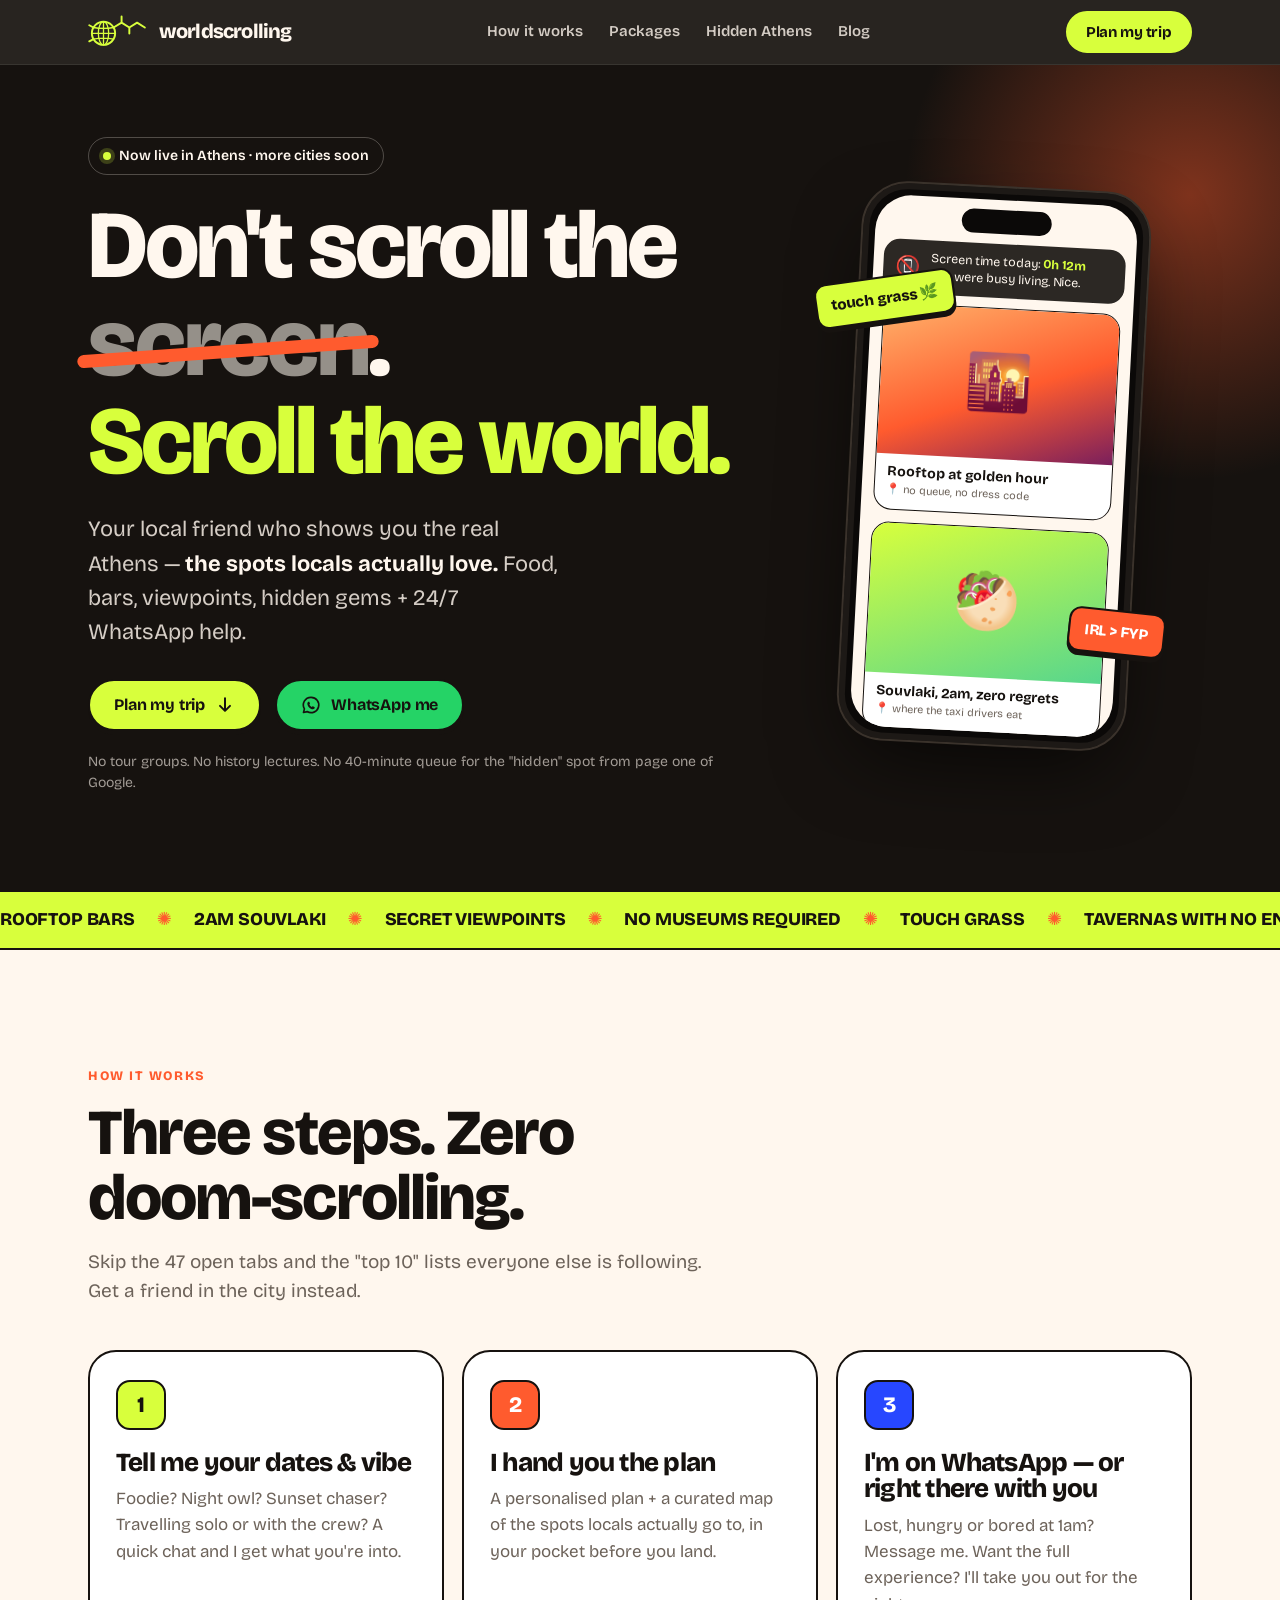
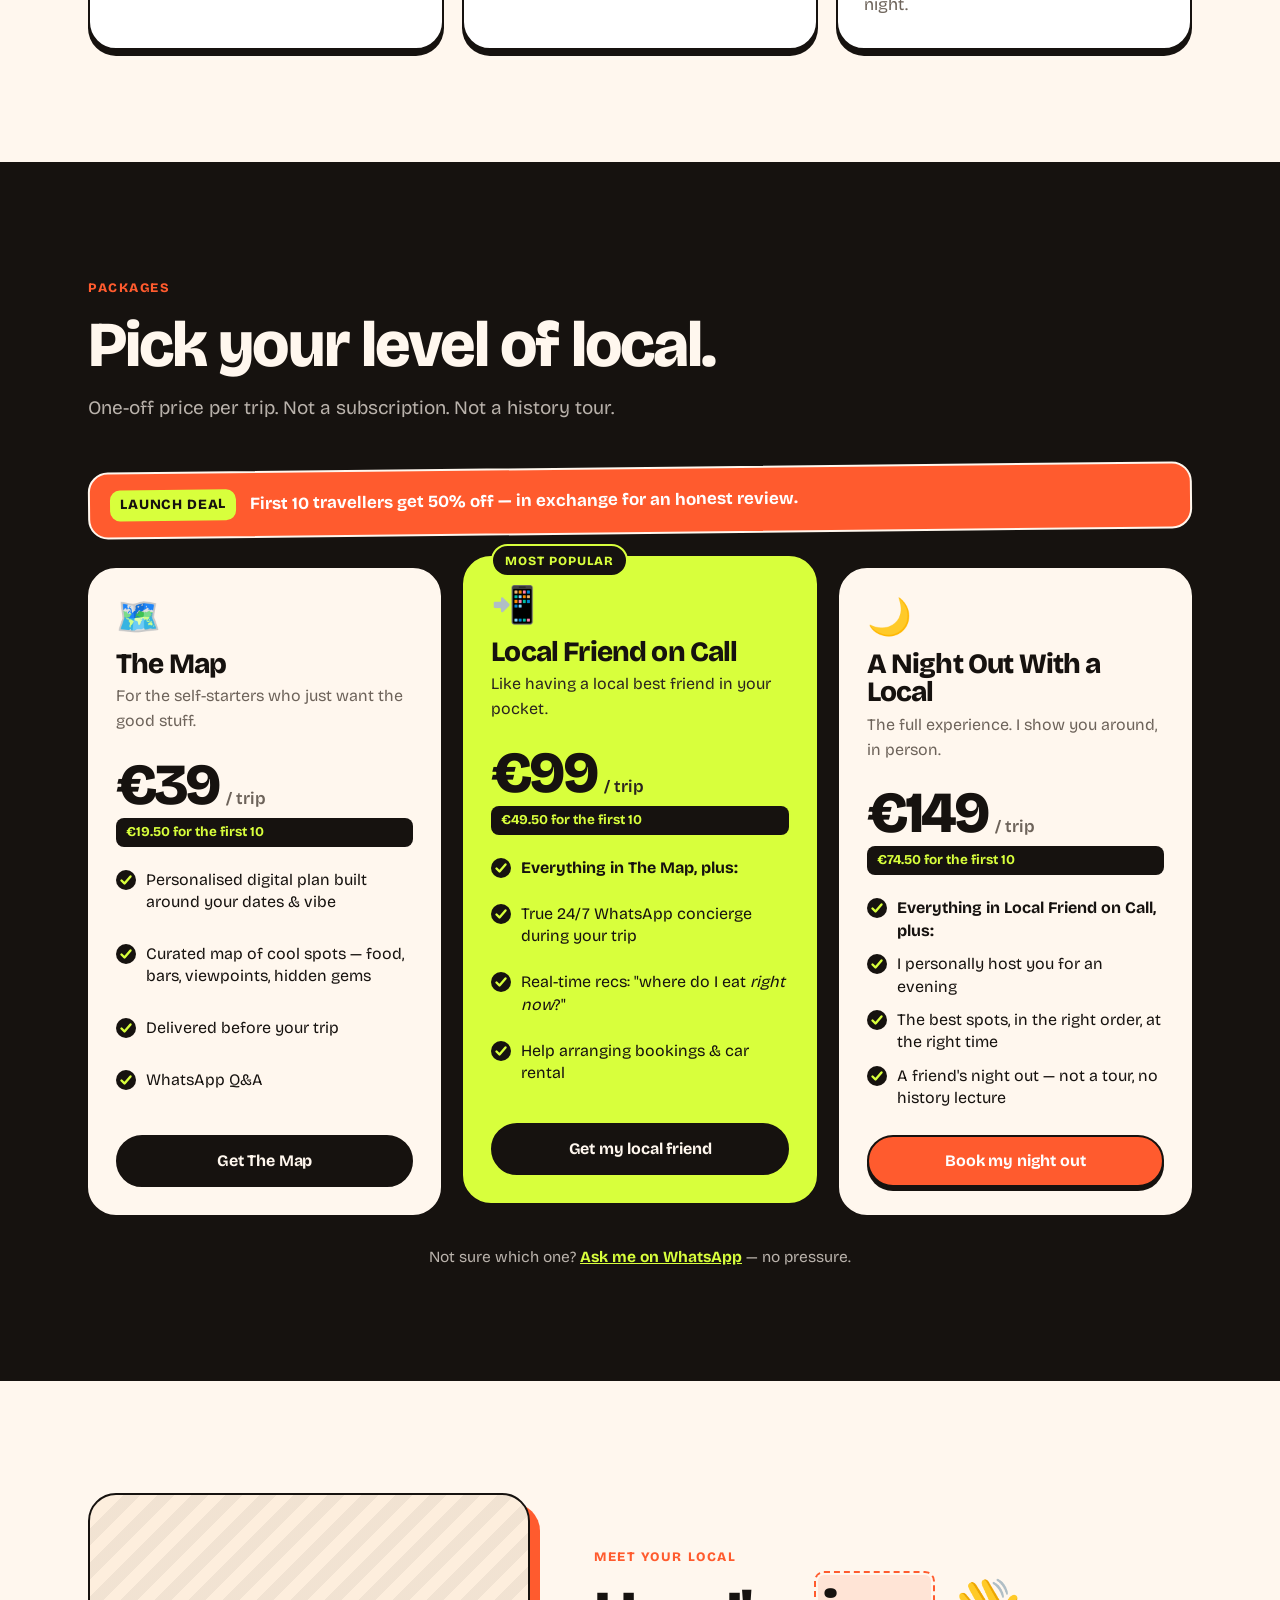
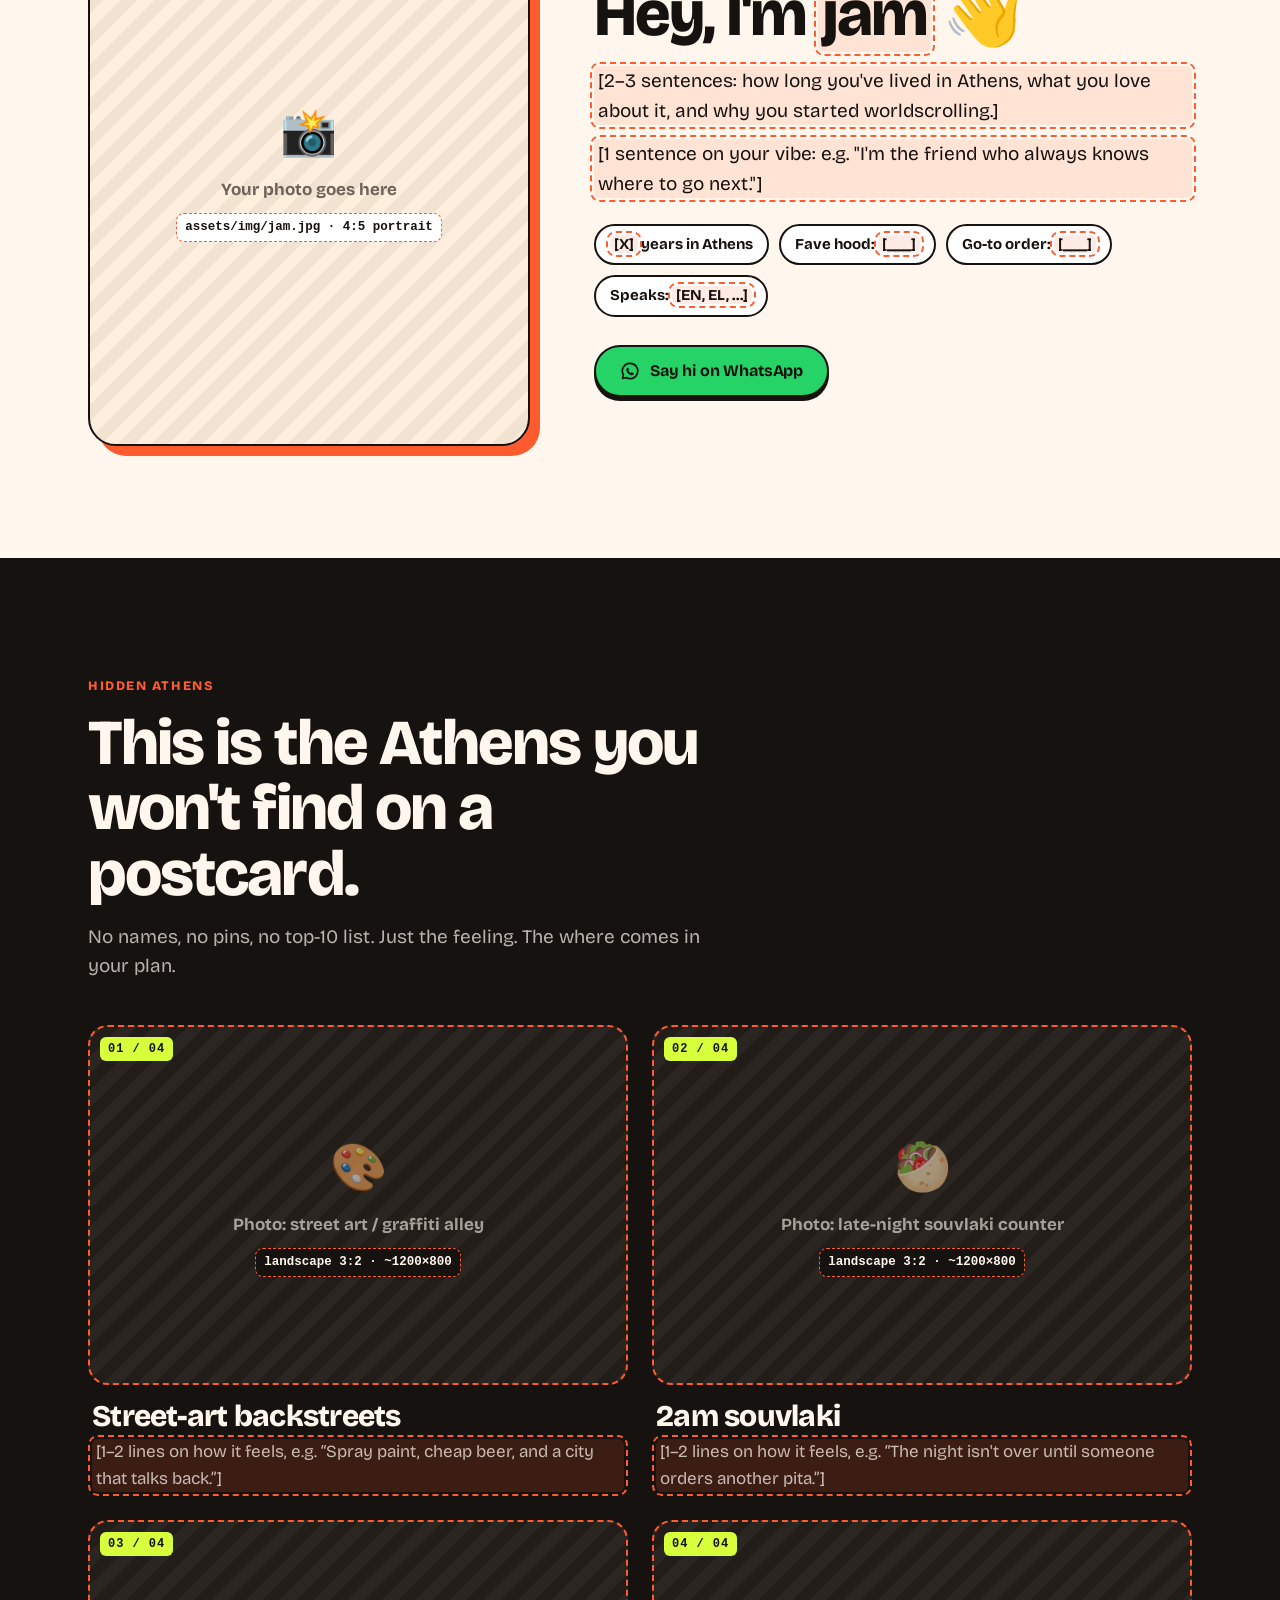
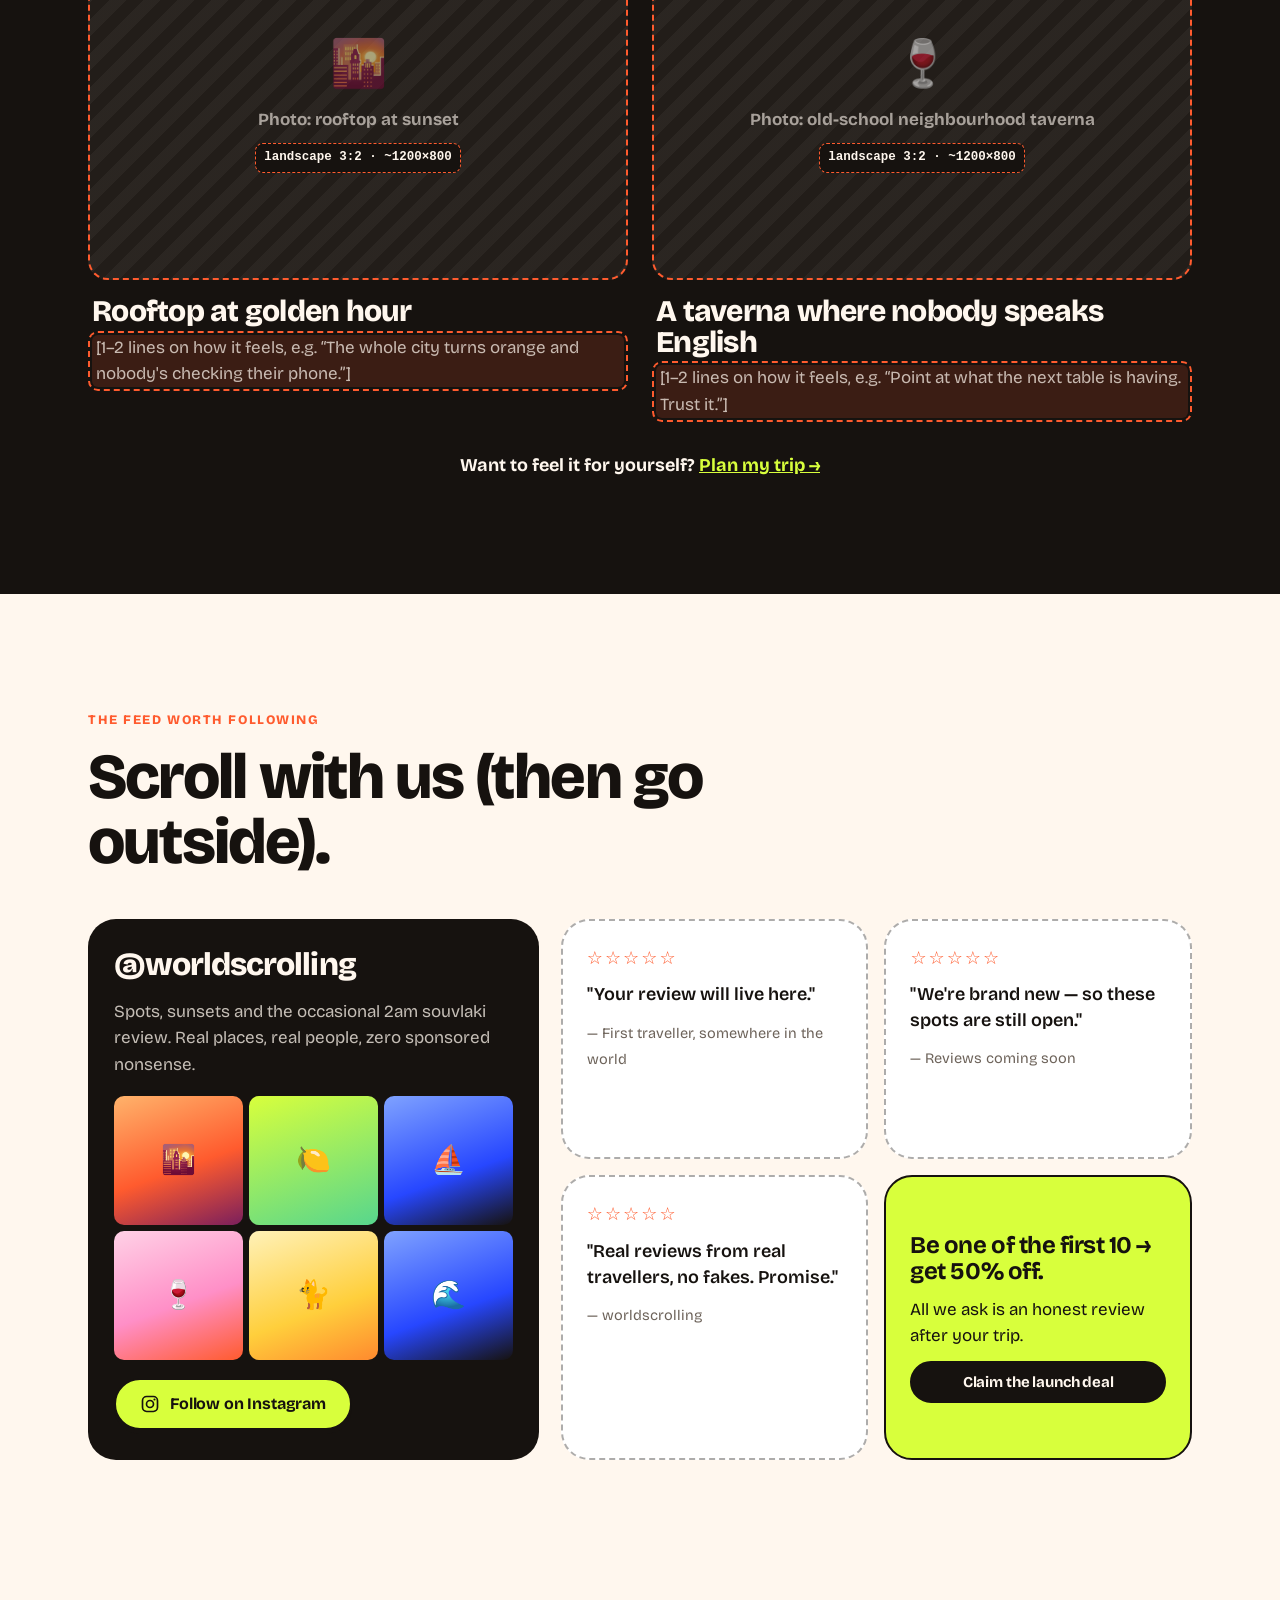
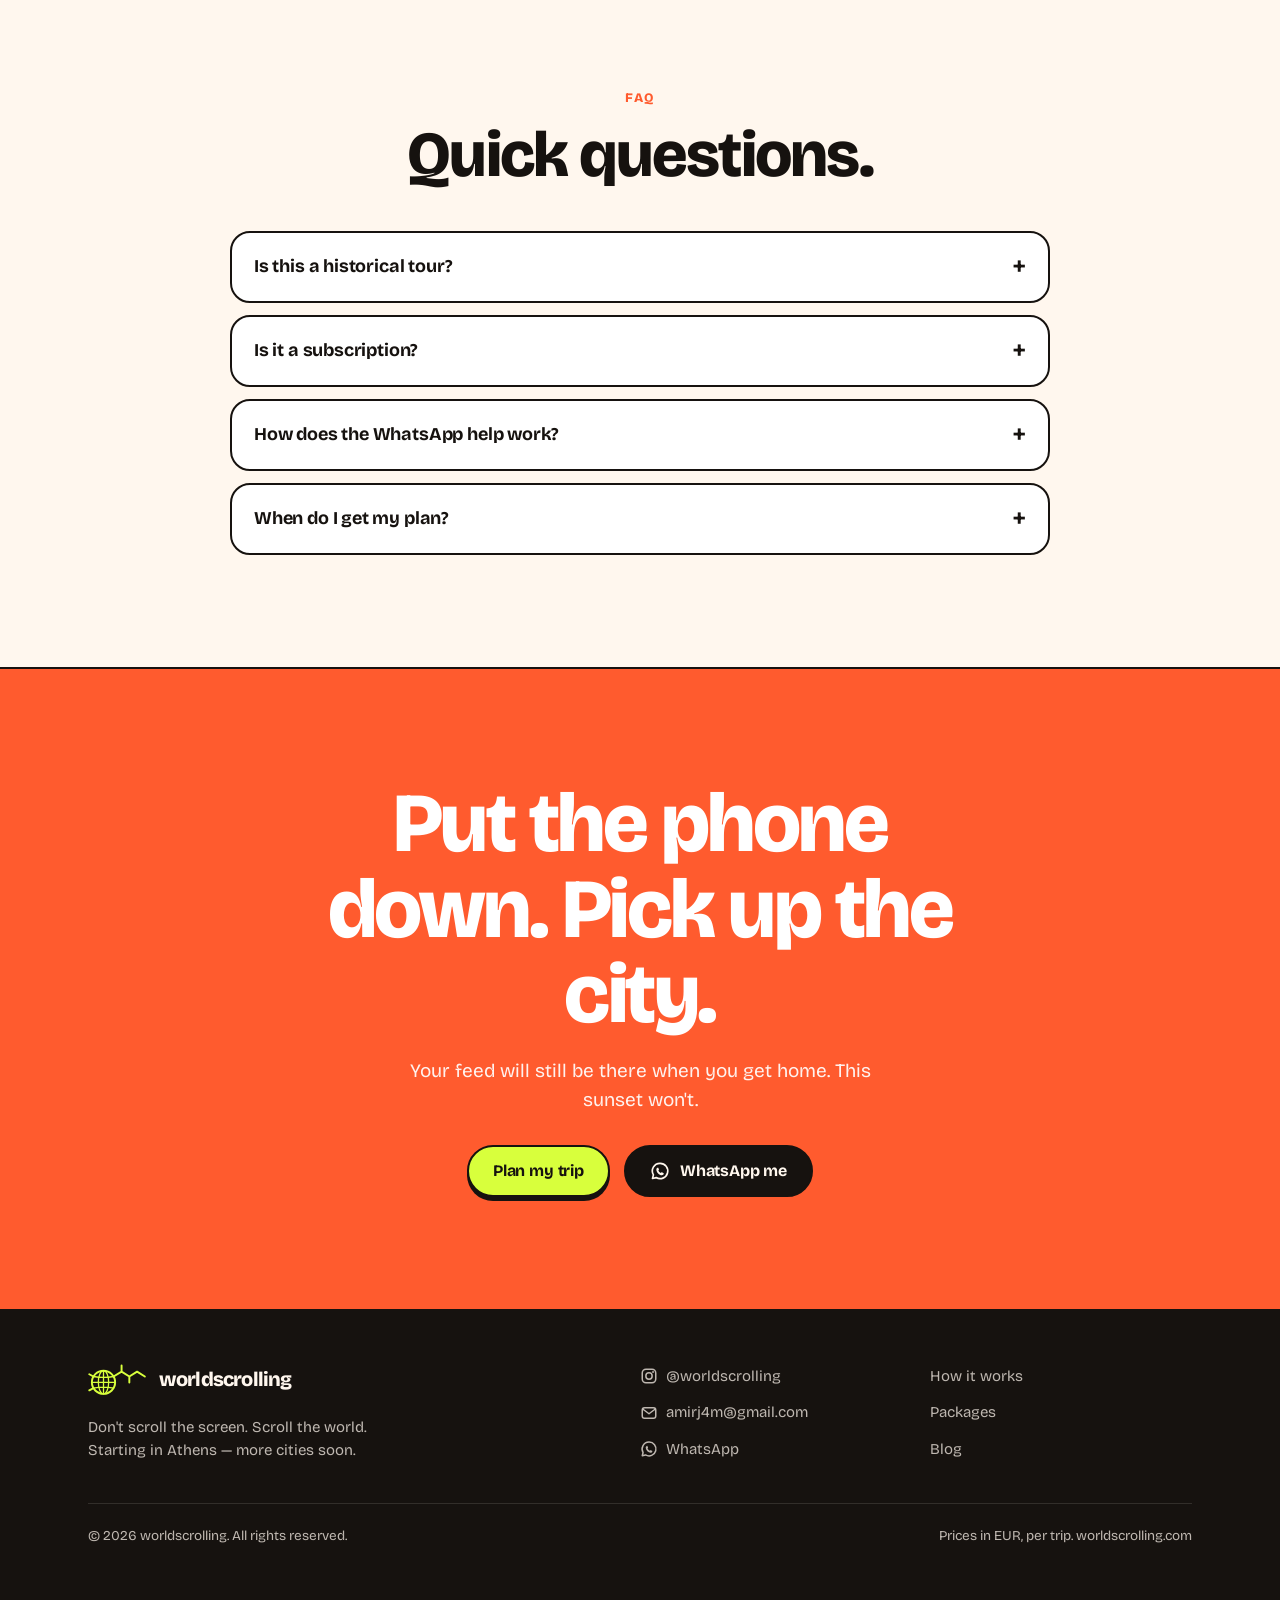
<file: index.html>
<!doctype html>
<!--
  ==========================================================================
  worldscrolling — landing page
  ==========================================================================
  👋 jam — WHERE TO EDIT THINGS

  1. LINKS & CONTACT (WhatsApp number, email, Stripe payment links, Instagram)
     → assets/js/config.js   (one file, clearly commented — edit only that)

  2. YOUR PHOTO + BIO
     → search this file for  TODO(jam): PHOTO  and  TODO(jam): BIO

  3. YOUR 3–5 HIDDEN SPOTS (names, neighbourhoods, one-liners, photos)
     → search this file for  TODO(jam): SPOT

  4. SOCIAL SHARE IMAGE (optional)
     → replace assets/img/og-image.png (1200×630)

  Anything with a dashed orange outline on the page = placeholder text.
  Remove class="ph" once you've replaced it.
  ==========================================================================
-->
<html lang="en">
<head>
  <meta charset="utf-8">
  <meta name="viewport" content="width=device-width, initial-scale=1, viewport-fit=cover">
  <title>worldscrolling — Your local friend in Athens | Hidden spots, food, bars & 24/7 WhatsApp help</title>
  <meta name="description" content="Don't scroll the screen. Scroll the world. A local friend who shows you the real Athens — the food, bars, viewpoints and hidden gems locals actually love — plus 24/7 WhatsApp help. Plans from €39 per trip.">
  <link rel="canonical" href="https://worldscrolling.com/">
  <meta name="theme-color" content="#16120f">

  <!-- Open Graph / social -->
  <meta property="og:type" content="website">
  <meta property="og:site_name" content="worldscrolling">
  <meta property="og:title" content="worldscrolling — Don't scroll the screen. Scroll the world.">
  <meta property="og:description" content="Your local friend in Athens: the spots locals actually love + 24/7 WhatsApp help. Not a history tour.">
  <meta property="og:url" content="https://worldscrolling.com/">
  <meta property="og:image" content="https://worldscrolling.com/assets/img/og-image.png">
  <meta property="og:image:width" content="1200">
  <meta property="og:image:height" content="630">
  <meta property="og:image:alt" content="worldscrolling — Don't scroll the screen. Scroll the world.">
  <meta property="og:locale" content="en_GB">
  <meta name="twitter:card" content="summary_large_image">
  <meta name="twitter:title" content="worldscrolling — Don't scroll the screen. Scroll the world.">
  <meta name="twitter:description" content="Your local friend in Athens: the spots locals actually love + 24/7 WhatsApp help.">
  <meta name="twitter:image" content="https://worldscrolling.com/assets/img/og-image.png">

  <!-- Icons (placeholder mark — swap when there's a final logo) -->
  <link rel="icon" href="favicon.svg" type="image/svg+xml">
  <link rel="icon" href="assets/img/favicon-32.png" type="image/png" sizes="32x32">
  <link rel="apple-touch-icon" href="assets/img/apple-touch-icon.png">

  <!-- Font -->
  <link rel="preconnect" href="https://fonts.googleapis.com">
  <link rel="preconnect" href="https://fonts.gstatic.com" crossorigin>
  <link rel="stylesheet" href="https://fonts.googleapis.com/css2?family=Bricolage+Grotesque:opsz,wght@12..96,400..800&display=swap">

  <link rel="stylesheet" href="assets/css/styles.css">

  <!-- Structured data (SEO) -->
  <script type="application/ld+json">
  {
    "@context": "https://schema.org",
    "@graph": [
      {
        "@type": "TravelAgency",
        "@id": "https://worldscrolling.com/#business",
        "name": "worldscrolling",
        "slogan": "Don't scroll the screen. Scroll the world.",
        "description": "A local friend who shows travellers the real city — food, bars, viewpoints and hidden gems locals love — plus 24/7 WhatsApp help.",
        "url": "https://worldscrolling.com/",
        "image": "https://worldscrolling.com/assets/img/og-image.png",
        "areaServed": { "@type": "City", "name": "Athens" },
        "sameAs": ["https://www.instagram.com/worldscrolling/"],
        "priceRange": "€39–€149",
        "makesOffer": [
          { "@type": "Offer", "name": "The Map", "price": "39", "priceCurrency": "EUR" },
          { "@type": "Offer", "name": "Local Friend on Call", "price": "99", "priceCurrency": "EUR" },
          { "@type": "Offer", "name": "A Night Out With a Local", "price": "149", "priceCurrency": "EUR" }
        ]
      },
      {
        "@type": "FAQPage",
        "mainEntity": [
          { "@type": "Question", "name": "Is this a historical tour?", "acceptedAnswer": { "@type": "Answer", "text": "Nope. The Acropolis is great and you'll find it without us. worldscrolling is about the places locals actually hang out: food, bars, viewpoints and hidden gems." } },
          { "@type": "Question", "name": "Is it a subscription?", "acceptedAnswer": { "@type": "Answer", "text": "No. Every package is a one-off payment per trip." } },
          { "@type": "Question", "name": "How does the WhatsApp help work?", "acceptedAnswer": { "@type": "Answer", "text": "You get a direct WhatsApp line to your local. Ask anything — where to eat right now, how to get somewhere, what to do tonight. On Local Friend on Call and above, it's a true 24/7 concierge during your trip." } },
          { "@type": "Question", "name": "When do I get my plan?", "acceptedAnswer": { "@type": "Answer", "text": "Before your trip. Tell us your dates and vibe, and your personalised plan and map land in your inbox and WhatsApp ahead of arrival." } }
        ]
      }
    ]
  }
  </script>
</head>
<body>
  <!-- Inline icon sprite -->
  <svg width="0" height="0" style="position:absolute" aria-hidden="true">
    <symbol id="i-wa" viewBox="0 0 24 24"><path d="M12 2.8a9.2 9.2 0 0 0-7.9 13.9L3 21l4.4-1.1A9.2 9.2 0 1 0 12 2.8z" fill="none" stroke="currentColor" stroke-width="2" stroke-linejoin="round"/><path d="M9.2 7.8c.3 0 .6 0 .8.5l.7 1.7c.1.3 0 .5-.1.7l-.6.7c.6 1.3 1.6 2.3 2.9 2.9l.7-.6c.2-.2.5-.2.7-.1l1.7.7c.4.2.5.5.5.8 0 1.2-1 2-2.2 2-3.4-.3-6.4-3.3-6.7-6.7 0-1.3.9-2.4 1.6-2.4z" fill="currentColor"/></symbol>
    <symbol id="i-ig" viewBox="0 0 24 24"><rect x="3" y="3" width="18" height="18" rx="5" fill="none" stroke="currentColor" stroke-width="2"/><circle cx="12" cy="12" r="4.2" fill="none" stroke="currentColor" stroke-width="2"/><circle cx="17.4" cy="6.6" r="1.3" fill="currentColor"/></symbol>
    <symbol id="i-mail" viewBox="0 0 24 24"><rect x="3" y="5" width="18" height="14" rx="3" fill="none" stroke="currentColor" stroke-width="2"/><path d="M4 7l8 6 8-6" fill="none" stroke="currentColor" stroke-width="2" stroke-linejoin="round"/></symbol>
    <symbol id="i-down" viewBox="0 0 24 24"><path d="M12 4v15m0 0l-6-6m6 6l6-6" fill="none" stroke="currentColor" stroke-width="2.4" stroke-linecap="round" stroke-linejoin="round"/></symbol>
  </svg>

  <a class="skip" href="#main">Skip to content</a>

  <header class="site-header">
    <div class="wrap">
      <a class="logo" href="#top" aria-label="worldscrolling home"><img class="logo-mark" src="assets/img/mark.svg" alt="" width="62" height="36"><span class="logo-word">worldscrolling</span></a>
      <nav class="nav" aria-label="Main">
        <a href="#how">How it works</a>
        <a href="#packages">Packages</a>
        <a href="#hidden">Hidden Athens</a>
        <a href="blog/">Blog</a>
      </nav>
      <a class="btn btn--lime btn--sm" href="#packages">Plan my trip</a>
    </div>
  </header>

  <main id="main">
    <!-- ================= HERO ================= -->
    <section class="hero" id="top">
      <div class="wrap">
        <div>
          <span class="pill"><span class="dot" aria-hidden="true"></span>Now live in Athens · more cities soon</span>
          <h1>Don't scroll the <span class="strike">screen</span>. <span class="hl">Scroll the world.</span></h1>
          <p class="sub">Your local friend who shows you the real Athens — <strong>the spots locals actually love.</strong> Food, bars, viewpoints, hidden gems + 24/7 WhatsApp help.</p>
          <div class="cta-row">
            <a class="btn btn--lime" href="#packages">Plan my trip <svg aria-hidden="true"><use href="#i-down"/></svg></a>
            <a class="btn btn--wa" data-link="whatsapp" href="https://wa.me/306975720023" target="_blank" rel="noopener"><svg aria-hidden="true"><use href="#i-wa"/></svg>WhatsApp me</a>
          </div>
          <p class="micro">No tour groups. No history lectures. No 40-minute queue for the "hidden" spot from page one of Google.</p>
        </div>

        <div class="phone-wrap" aria-hidden="true">
          <span class="sticker sticker--a">touch grass 🌿</span>
          <span class="sticker sticker--b">IRL &gt; FYP</span>
          <div class="phone">
            <div class="phone-screen">
              <div class="phone-notch"></div>
              <div class="phone-toast"><span>📵</span><span>Screen time today: <b>0h 12m</b><br>You were busy living. Nice.</span></div>
              <div class="feed">
                <div class="post"><div class="post-img g1">🌇</div><div class="post-meta"><b>Rooftop at golden hour</b><small>📍 no queue, no dress code</small></div></div>
                <div class="post"><div class="post-img g2">🥙</div><div class="post-meta"><b>Souvlaki, 2am, zero regrets</b><small>📍 where the taxi drivers eat</small></div></div>
                <div class="post"><div class="post-img g3">🌊</div><div class="post-meta"><b>Sunset swim, 30 min out</b><small>📍 locals only (and now you)</small></div></div>
                <div class="post"><div class="post-img g4">🍷</div><div class="post-meta"><b>Wine bar with 12 seats</b><small>📍 ask for the orange one</small></div></div>
                <div class="post"><div class="post-img g5">🎶</div><div class="post-meta"><b>Vinyl bar, no sign outside</b><small>📍 knock twice</small></div></div>
                <!-- duplicated for seamless loop -->
                <div class="post"><div class="post-img g1">🌇</div><div class="post-meta"><b>Rooftop at golden hour</b><small>📍 no queue, no dress code</small></div></div>
                <div class="post"><div class="post-img g2">🥙</div><div class="post-meta"><b>Souvlaki, 2am, zero regrets</b><small>📍 where the taxi drivers eat</small></div></div>
                <div class="post"><div class="post-img g3">🌊</div><div class="post-meta"><b>Sunset swim, 30 min out</b><small>📍 locals only (and now you)</small></div></div>
                <div class="post"><div class="post-img g4">🍷</div><div class="post-meta"><b>Wine bar with 12 seats</b><small>📍 ask for the orange one</small></div></div>
                <div class="post"><div class="post-img g5">🎶</div><div class="post-meta"><b>Vinyl bar, no sign outside</b><small>📍 knock twice</small></div></div>
              </div>
            </div>
          </div>
        </div>
      </div>
    </section>

    <div class="marquee" aria-hidden="true">
      <div class="marquee-track">
        <span>Rooftop bars</span><span>2am souvlaki</span><span>Secret viewpoints</span><span>No museums required</span><span>Touch grass</span><span>Tavernas with no English menu</span><span>Sunset swims</span><span>Real life &gt; reels</span>
        <span>Rooftop bars</span><span>2am souvlaki</span><span>Secret viewpoints</span><span>No museums required</span><span>Touch grass</span><span>Tavernas with no English menu</span><span>Sunset swims</span><span>Real life &gt; reels</span>
      </div>
    </div>

    <!-- ================= HOW IT WORKS ================= -->
    <section class="section" id="how" aria-labelledby="how-title">
      <div class="wrap">
        <div class="head">
          <span class="eyebrow">How it works</span>
          <h2 id="how-title">Three steps. Zero doom-scrolling.</h2>
          <p class="lede">Skip the 47 open tabs and the "top 10" lists everyone else is following. Get a friend in the city instead.</p>
        </div>
        <ol class="steps">
          <li class="step">
            <span class="step-num">1</span>
            <h3>Tell me your dates &amp; vibe</h3>
            <p>Foodie? Night owl? Sunset chaser? Travelling solo or with the crew? A quick chat and I get what you're into.</p>
          </li>
          <li class="step">
            <span class="step-num">2</span>
            <h3>I hand you the plan</h3>
            <p>A personalised plan + a curated map of the spots locals actually go to, in your pocket before you land.</p>
          </li>
          <li class="step">
            <span class="step-num">3</span>
            <h3>I'm on WhatsApp — or right there with you</h3>
            <p>Lost, hungry or bored at 1am? Message me. Want the full experience? I'll take you out for the night.</p>
          </li>
        </ol>
      </div>
    </section>

    <!-- ================= PACKAGES ================= -->
    <section class="section packages" id="packages" aria-labelledby="packages-title">
      <div class="wrap">
        <div class="head">
          <span class="eyebrow">Packages</span>
          <h2 id="packages-title">Pick your level of local.</h2>
          <p class="lede">One-off price per trip. Not a subscription. Not a history tour.</p>
        </div>

        <p class="promo"><span class="tag">Launch deal</span> First 10 travellers get 50% off — in exchange for an honest review.</p>

        <div class="plans">
          <!-- Tier 1 -->
          <article class="plan">
            <div class="plan-emoji" aria-hidden="true">🗺️</div>
            <h3>The Map</h3>
            <p class="tagline">For the self-starters who just want the good stuff.</p>
            <p class="price"><b>€39</b><span>/ trip</span></p>
            <span class="launch">€19.50 for the first 10</span>
            <ul class="features">
              <li>Personalised digital plan built around your dates &amp; vibe</li>
              <li>Curated map of cool spots — food, bars, viewpoints, hidden gems</li>
              <li>Delivered before your trip</li>
              <li>WhatsApp Q&amp;A</li>
            </ul>
            <!-- TODO(jam): Stripe link lives in assets/js/config.js → stripe.map -->
            <a class="btn btn--ink btn--block" data-link="stripe-map" href="#STRIPE_MAP">Get The Map</a>
          </article>

          <!-- Tier 2 -->
          <article class="plan plan--hot">
            <span class="plan-badge">Most popular</span>
            <div class="plan-emoji" aria-hidden="true">📲</div>
            <h3>Local Friend on Call</h3>
            <p class="tagline">Like having a local best friend in your pocket.</p>
            <p class="price"><b>€99</b><span>/ trip</span></p>
            <span class="launch">€49.50 for the first 10</span>
            <ul class="features">
              <li class="plus">Everything in The Map, plus:</li>
              <li>True 24/7 WhatsApp concierge during your trip</li>
              <li>Real-time recs: "where do I eat <em>right now</em>?"</li>
              <li>Help arranging bookings &amp; car rental</li>
            </ul>
            <!-- TODO(jam): Stripe link lives in assets/js/config.js → stripe.friend -->
            <a class="btn btn--ink btn--block" data-link="stripe-friend" href="#STRIPE_FRIEND">Get my local friend</a>
          </article>

          <!-- Tier 3 -->
          <article class="plan">
            <div class="plan-emoji" aria-hidden="true">🌙</div>
            <h3>A Night Out With a Local</h3>
            <p class="tagline">The full experience. I show you around, in person.</p>
            <p class="price"><b>€149</b><span>/ trip</span></p>
            <span class="launch">€74.50 for the first 10</span>
            <ul class="features">
              <li class="plus">Everything in Local Friend on Call, plus:</li>
              <li>I personally host you for an evening</li>
              <li>The best spots, in the right order, at the right time</li>
              <li>A friend's night out — not a tour, no history lecture</li>
            </ul>
            <!-- TODO(jam): Stripe link lives in assets/js/config.js → stripe.night -->
            <a class="btn btn--sun btn--block" data-link="stripe-night" href="#STRIPE_NIGHT">Book my night out</a>
          </article>
        </div>

        <p class="plans-note">Not sure which one? <a data-link="whatsapp" data-wa-text="Hey! Not sure which worldscrolling package fits my trip — can you help?" href="https://wa.me/306975720023" target="_blank" rel="noopener">Ask me on WhatsApp</a> — no pressure.</p>
      </div>
    </section>

    <!-- ================= MEET YOUR LOCAL ================= -->
    <section class="section" id="local" aria-labelledby="local-title">
      <div class="wrap local">
        <!-- TODO(jam): PHOTO — replace the placeholder div's contents with:
             <img src="assets/img/jam.jpg" alt="jam, your local host in Athens" width="800" height="1000" loading="lazy">
             (portrait 4:5, ~800×1000px, compressed JPG/WebP under ~200KB) -->
        <div class="local-photo">
          <div class="ph-block"><span class="big" aria-hidden="true">📸</span>Your photo goes here<br><code>assets/img/jam.jpg · 4:5 portrait</code></div>
        </div>

        <div>
          <span class="eyebrow">Meet your local</span>
          <h2 id="local-title">Hey, I'm <span class="ph">jam</span> 👋</h2>
          <!-- TODO(jam): BIO — replace the text inside class="ph" spans, then delete class="ph" -->
          <div class="local-bio">
            <p class="ph">[2–3 sentences: how long you've lived in Athens, what you love about it, and why you started worldscrolling.]</p>
            <p class="ph">[1 sentence on your vibe: e.g. "I'm the friend who always knows where to go next."]</p>
          </div>
          <ul class="facts">
            <li><span class="ph">[X]</span> years in Athens</li>
            <li>Fave hood: <span class="ph">[___]</span></li>
            <li>Go-to order: <span class="ph">[___]</span></li>
            <li>Speaks: <span class="ph">[EN, EL, …]</span></li>
          </ul>
          <div class="cta-row">
            <a class="btn btn--wa" data-link="whatsapp" href="https://wa.me/306975720023" target="_blank" rel="noopener"><svg aria-hidden="true"><use href="#i-wa"/></svg>Say hi on WhatsApp</a>
          </div>
        </div>
      </div>
    </section>

    <!-- ================= HIDDEN ATHENS (the vibe, not a list) ================= -->
    <section class="section hidden" id="hidden" aria-labelledby="hidden-title">
      <div class="wrap">
        <div class="head">
          <span class="eyebrow">Hidden Athens</span>
          <h2 id="hidden-title">This is the Athens you won't find on a postcard.</h2>
          <p class="lede">No names, no pins, no top-10 list. Just the feeling. The where comes in your plan.</p>
        </div>

        <!-- TODO(jam): MOOD cards. Not named spots: sell the FEELING of the real, alternative Athens.
             For each card:
               1. PHOTO: replace the whole <div class="ph-block">…</div> with
                  <img src="assets/img/mood/NAME.jpg" alt="DESCRIBE THE PHOTO" width="1200" height="800" loading="lazy">
                  (landscape 3:2, ~1200×800, compressed JPG/WebP under ~250KB). Raw phone shots beat glossy stock.
               2. HEADING: swap in your own (the four below are suggestions).
               3. CAPTION: replace the [bracketed] text with 1–2 raw, real lines, then delete class="ph".
             To add or remove a card, copy or delete one <article class="mood">…</article> block. -->
        <div class="moods">
          <article class="mood">
            <div class="mood-img">
              <span class="mood-num">01 / 04</span>
              <div class="ph-block"><span class="big" aria-hidden="true">🎨</span>Photo: street art / graffiti alley<br><code>landscape 3:2 · ~1200×800</code></div>
            </div>
            <div class="mood-body">
              <h3>Street-art backstreets</h3>
              <p class="ph">[1–2 lines on how it feels, e.g. “Spray paint, cheap beer, and a city that talks back.”]</p>
            </div>
          </article>
          <article class="mood">
            <div class="mood-img">
              <span class="mood-num">02 / 04</span>
              <div class="ph-block"><span class="big" aria-hidden="true">🥙</span>Photo: late-night souvlaki counter<br><code>landscape 3:2 · ~1200×800</code></div>
            </div>
            <div class="mood-body">
              <h3>2am souvlaki</h3>
              <p class="ph">[1–2 lines on how it feels, e.g. “The night isn't over until someone orders another pita.”]</p>
            </div>
          </article>
          <article class="mood">
            <div class="mood-img">
              <span class="mood-num">03 / 04</span>
              <div class="ph-block"><span class="big" aria-hidden="true">🌇</span>Photo: rooftop at sunset<br><code>landscape 3:2 · ~1200×800</code></div>
            </div>
            <div class="mood-body">
              <h3>Rooftop at golden hour</h3>
              <p class="ph">[1–2 lines on how it feels, e.g. “The whole city turns orange and nobody's checking their phone.”]</p>
            </div>
          </article>
          <article class="mood">
            <div class="mood-img">
              <span class="mood-num">04 / 04</span>
              <div class="ph-block"><span class="big" aria-hidden="true">🍷</span>Photo: old-school neighbourhood taverna<br><code>landscape 3:2 · ~1200×800</code></div>
            </div>
            <div class="mood-body">
              <h3>A taverna where nobody speaks English</h3>
              <p class="ph">[1–2 lines on how it feels, e.g. “Point at what the next table is having. Trust it.”]</p>
            </div>
          </article>
        </div>

        <p class="spots-foot">Want to feel it for yourself? <a href="#packages">Plan my trip →</a></p>
      </div>
    </section>

    <!-- ================= TRUST / SOCIAL ================= -->
    <section class="section" id="social" aria-labelledby="social-title">
      <div class="wrap">
        <div class="head">
          <span class="eyebrow">The feed worth following</span>
          <h2 id="social-title">Scroll with us (then go outside).</h2>
        </div>
        <div class="trust">
          <!-- Instagram. To embed real posts later, paste Instagram's official embed code in place of .ig-grid -->
          <div class="ig-card">
            <h3>@worldscrolling</h3>
            <p>Spots, sunsets and the occasional 2am souvlaki review. Real places, real people, zero sponsored nonsense.</p>
            <div class="ig-grid" aria-hidden="true">
              <div class="g1">🌇</div><div class="g2">🍋</div><div class="g3">⛵</div>
              <div class="g4">🍷</div><div class="g5">🐈</div><div class="g3">🌊</div>
            </div>
            <a class="btn btn--lime" data-link="instagram" href="https://www.instagram.com/worldscrolling/" target="_blank" rel="noopener"><svg aria-hidden="true"><use href="#i-ig"/></svg>Follow on Instagram</a>
          </div>

          <!-- Reviews. Replace the dashed placeholders with real reviews as they come in. -->
          <div class="reviews">
            <figure class="review">
              <div class="stars" aria-hidden="true">☆☆☆☆☆</div>
              <blockquote>"Your review will live here."</blockquote>
              <figcaption><cite>— First traveller, somewhere in the world</cite></figcaption>
            </figure>
            <figure class="review">
              <div class="stars" aria-hidden="true">☆☆☆☆☆</div>
              <blockquote>"We're brand new — so these spots are still open."</blockquote>
              <figcaption><cite>— Reviews coming soon</cite></figcaption>
            </figure>
            <figure class="review">
              <div class="stars" aria-hidden="true">☆☆☆☆☆</div>
              <blockquote>"Real reviews from real travellers, no fakes. Promise."</blockquote>
              <figcaption><cite>— worldscrolling</cite></figcaption>
            </figure>
            <div class="review review--cta">
              <b>Be one of the first 10 → get 50% off.</b>
              <p>All we ask is an honest review after your trip.</p>
              <a class="btn btn--ink btn--sm" href="#packages">Claim the launch deal</a>
            </div>
          </div>
        </div>
      </div>
    </section>

    <!-- ================= FAQ ================= -->
    <section class="section section--tight" id="faq" aria-labelledby="faq-title">
      <div class="wrap">
        <div class="head head--center">
          <span class="eyebrow">FAQ</span>
          <h2 id="faq-title">Quick questions.</h2>
        </div>
        <div class="faq">
          <details>
            <summary>Is this a historical tour?</summary>
            <p>Nope. The Acropolis is great and you'll find it without us. worldscrolling is about the places locals actually hang out: food, bars, viewpoints and hidden gems.</p>
          </details>
          <details>
            <summary>Is it a subscription?</summary>
            <p>No. Every package is a one-off payment per trip.</p>
          </details>
          <details>
            <summary>How does the WhatsApp help work?</summary>
            <p>You get a direct WhatsApp line to your local. Ask anything — where to eat right now, how to get somewhere, what to do tonight. On Local Friend on Call and above, it's a true 24/7 concierge during your trip.</p>
          </details>
          <details>
            <summary>When do I get my plan?</summary>
            <p>Before your trip. Tell us your dates and vibe, and your personalised plan and map land in your inbox and WhatsApp ahead of arrival.</p>
          </details>
        </div>
      </div>
    </section>

    <!-- ================= FINAL CTA ================= -->
    <section class="section final" aria-labelledby="final-title">
      <div class="wrap">
        <h2 id="final-title">Put the phone down. Pick up the city.</h2>
        <p>Your feed will still be there when you get home. This sunset won't.</p>
        <div class="cta-row">
          <a class="btn btn--lime" href="#packages">Plan my trip</a>
          <a class="btn btn--ink" data-link="whatsapp" href="https://wa.me/306975720023" target="_blank" rel="noopener"><svg aria-hidden="true"><use href="#i-wa"/></svg>WhatsApp me</a>
        </div>
      </div>
    </section>
  </main>

  <footer class="site-footer">
    <div class="wrap">
      <div class="foot-grid">
        <div>
          <a class="logo" href="#top"><img class="logo-mark" src="assets/img/mark.svg" alt="" width="62" height="36"><span class="logo-word">worldscrolling</span></a>
          <p class="tag">Don't scroll the screen. Scroll the world. Starting in Athens — more cities soon.</p>
        </div>
        <div class="foot-links">
          <a data-link="instagram" href="https://www.instagram.com/worldscrolling/" target="_blank" rel="noopener"><svg aria-hidden="true"><use href="#i-ig"/></svg>@worldscrolling</a>
          <a data-link="email" href="mailto:amirj4m@gmail.com"><svg aria-hidden="true"><use href="#i-mail"/></svg><span data-email-text>amirj4m@gmail.com</span></a>
          <a data-link="whatsapp" href="https://wa.me/306975720023" target="_blank" rel="noopener"><svg aria-hidden="true"><use href="#i-wa"/></svg>WhatsApp</a>
        </div>
        <div class="foot-links">
          <a href="#how">How it works</a>
          <a href="#packages">Packages</a>
          <a href="blog/">Blog</a>
        </div>
      </div>
      <div class="legal">
        <span>© <span id="year">2026</span> worldscrolling. All rights reserved.</span>
        <span>Prices in EUR, per trip. worldscrolling.com</span>
      </div>
    </div>
  </footer>

  <a class="fab" data-link="whatsapp" href="https://wa.me/306975720023" target="_blank" rel="noopener" aria-label="Chat on WhatsApp"><svg aria-hidden="true"><use href="#i-wa"/></svg></a>

  <script src="assets/js/config.js"></script>
  <script src="assets/js/main.js" defer></script>
</body>
</html>
</file>
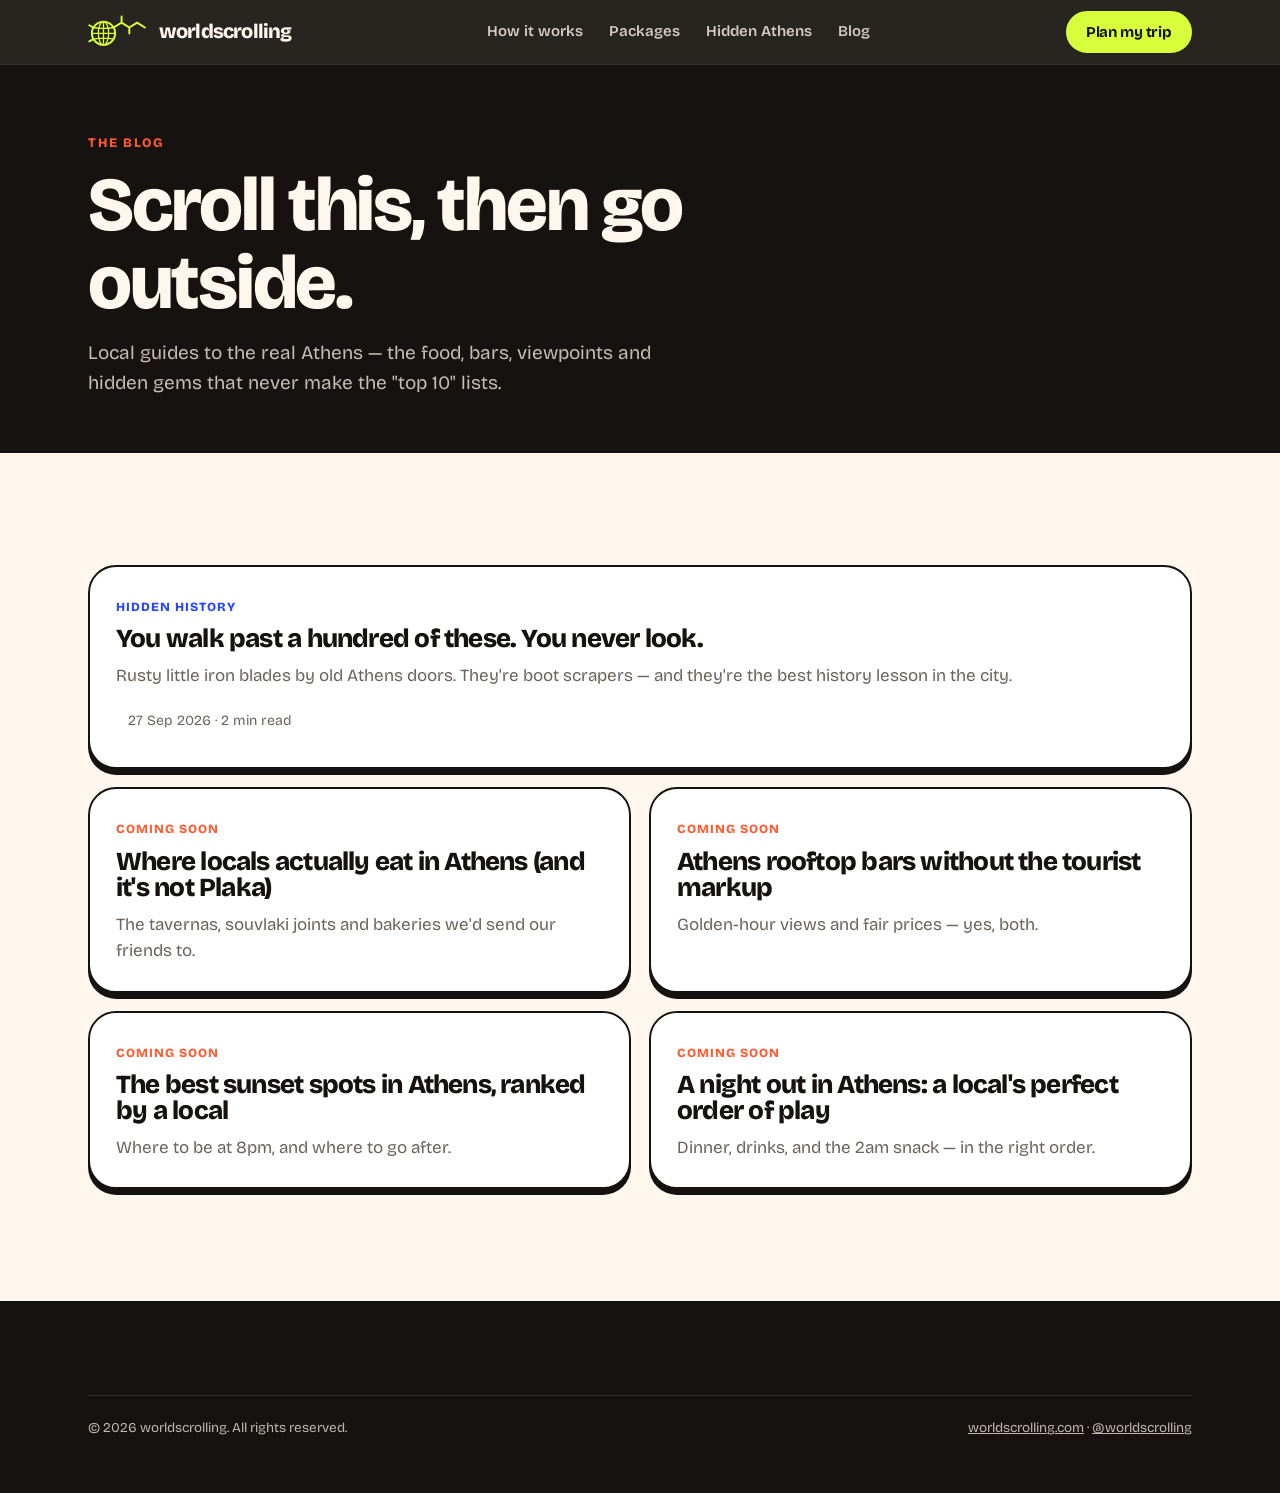
<file: blog/index.html>
<!doctype html>
<html lang="en">
<head>
  <meta charset="utf-8">
  <meta name="viewport" content="width=device-width, initial-scale=1, viewport-fit=cover">
  <title>The worldscrolling blog — Local guides to Athens' food, bars & hidden spots</title>
  <meta name="description" content="Local, non-touristy guides to Athens: where locals eat, drink, watch the sunset and hang out. From the team behind worldscrolling.">
  <link rel="canonical" href="https://worldscrolling.com/blog/">
  <meta name="theme-color" content="#16120f">
  <meta property="og:type" content="website">
  <meta property="og:site_name" content="worldscrolling">
  <meta property="og:title" content="The worldscrolling blog">
  <meta property="og:description" content="Local, non-touristy guides to Athens — food, bars, viewpoints and hidden gems.">
  <meta property="og:url" content="https://worldscrolling.com/blog/">
  <meta property="og:image" content="https://worldscrolling.com/assets/img/og-image.png">
  <meta name="twitter:card" content="summary_large_image">
  <link rel="icon" href="../favicon.svg" type="image/svg+xml">
  <link rel="icon" href="../assets/img/favicon-32.png" type="image/png" sizes="32x32">
  <link rel="apple-touch-icon" href="../assets/img/apple-touch-icon.png">
  <link rel="preconnect" href="https://fonts.googleapis.com">
  <link rel="preconnect" href="https://fonts.gstatic.com" crossorigin>
  <link rel="stylesheet" href="https://fonts.googleapis.com/css2?family=Bricolage+Grotesque:opsz,wght@12..96,400..800&display=swap">
  <link rel="stylesheet" href="../assets/css/styles.css">
</head>
<body>
  <header class="site-header">
    <div class="wrap">
      <a class="logo" href="../" aria-label="worldscrolling home"><img class="logo-mark" src="../assets/img/mark.svg" alt="" width="62" height="36"><span class="logo-word">worldscrolling</span></a>
      <nav class="nav" aria-label="Main">
        <a href="../#how">How it works</a>
        <a href="../#packages">Packages</a>
        <a href="../#hidden">Hidden Athens</a>
        <a href="./" aria-current="page">Blog</a>
      </nav>
      <a class="btn btn--lime btn--sm" href="../#packages">Plan my trip</a>
    </div>
  </header>

  <main>
    <section class="blog-hero">
      <div class="wrap">
        <span class="eyebrow">The blog</span>
        <h1>Scroll this, then go outside.</h1>
        <p>Local guides to the real Athens — the food, bars, viewpoints and hidden gems that never make the "top 10" lists.</p>
      </div>
    </section>

    <section class="section section--tight">
      <div class="wrap">
        <!--
          HOW TO ADD A POST
          1. Copy blog/article-template.html → blog/your-post-slug/index.html
          2. Fill in the title, description, canonical URL, date and body
          3. Remove the <meta name="robots" content="noindex"> line
          4. Add a card below linking to "your-post-slug/" (replace a "Coming soon" card)
          5. Add the URL to /sitemap.xml
        -->
        <div class="posts">
          <a class="post-card post-card--live post-card--wide" href="athens-boot-scrapers/">
            <span class="tag">Hidden history</span>
            <h2>You walk past a hundred of these. You never look.</h2>
            <p>Rusty little iron blades by old Athens doors. They're boot scrapers — and they're the best history lesson in the city.</p>
            <p class="post-meta"><time datetime="2026-09-27">27 Sep 2026</time> · 2 min read</p>
          </a>
          <div class="post-card">
            <span class="soon">Coming soon</span>
            <h2>Where locals actually eat in Athens (and it's not Plaka)</h2>
            <p>The tavernas, souvlaki joints and bakeries we'd send our friends to.</p>
          </div>
          <div class="post-card">
            <span class="soon">Coming soon</span>
            <h2>Athens rooftop bars without the tourist markup</h2>
            <p>Golden-hour views and fair prices — yes, both.</p>
          </div>
          <div class="post-card">
            <span class="soon">Coming soon</span>
            <h2>The best sunset spots in Athens, ranked by a local</h2>
            <p>Where to be at 8pm, and where to go after.</p>
          </div>
          <div class="post-card">
            <span class="soon">Coming soon</span>
            <h2>A night out in Athens: a local's perfect order of play</h2>
            <p>Dinner, drinks, and the 2am snack — in the right order.</p>
          </div>
        </div>
      </div>
    </section>
  </main>

  <footer class="site-footer">
    <div class="wrap">
      <div class="legal">
        <span>© <span id="year">2026</span> worldscrolling. All rights reserved.</span>
        <span><a href="../">worldscrolling.com</a> · <a data-link="instagram" href="https://www.instagram.com/worldscrolling/" target="_blank" rel="noopener">@worldscrolling</a></span>
      </div>
    </div>
  </footer>

  <script src="../assets/js/config.js"></script>
  <script src="../assets/js/main.js" defer></script>
</body>
</html>
</file>
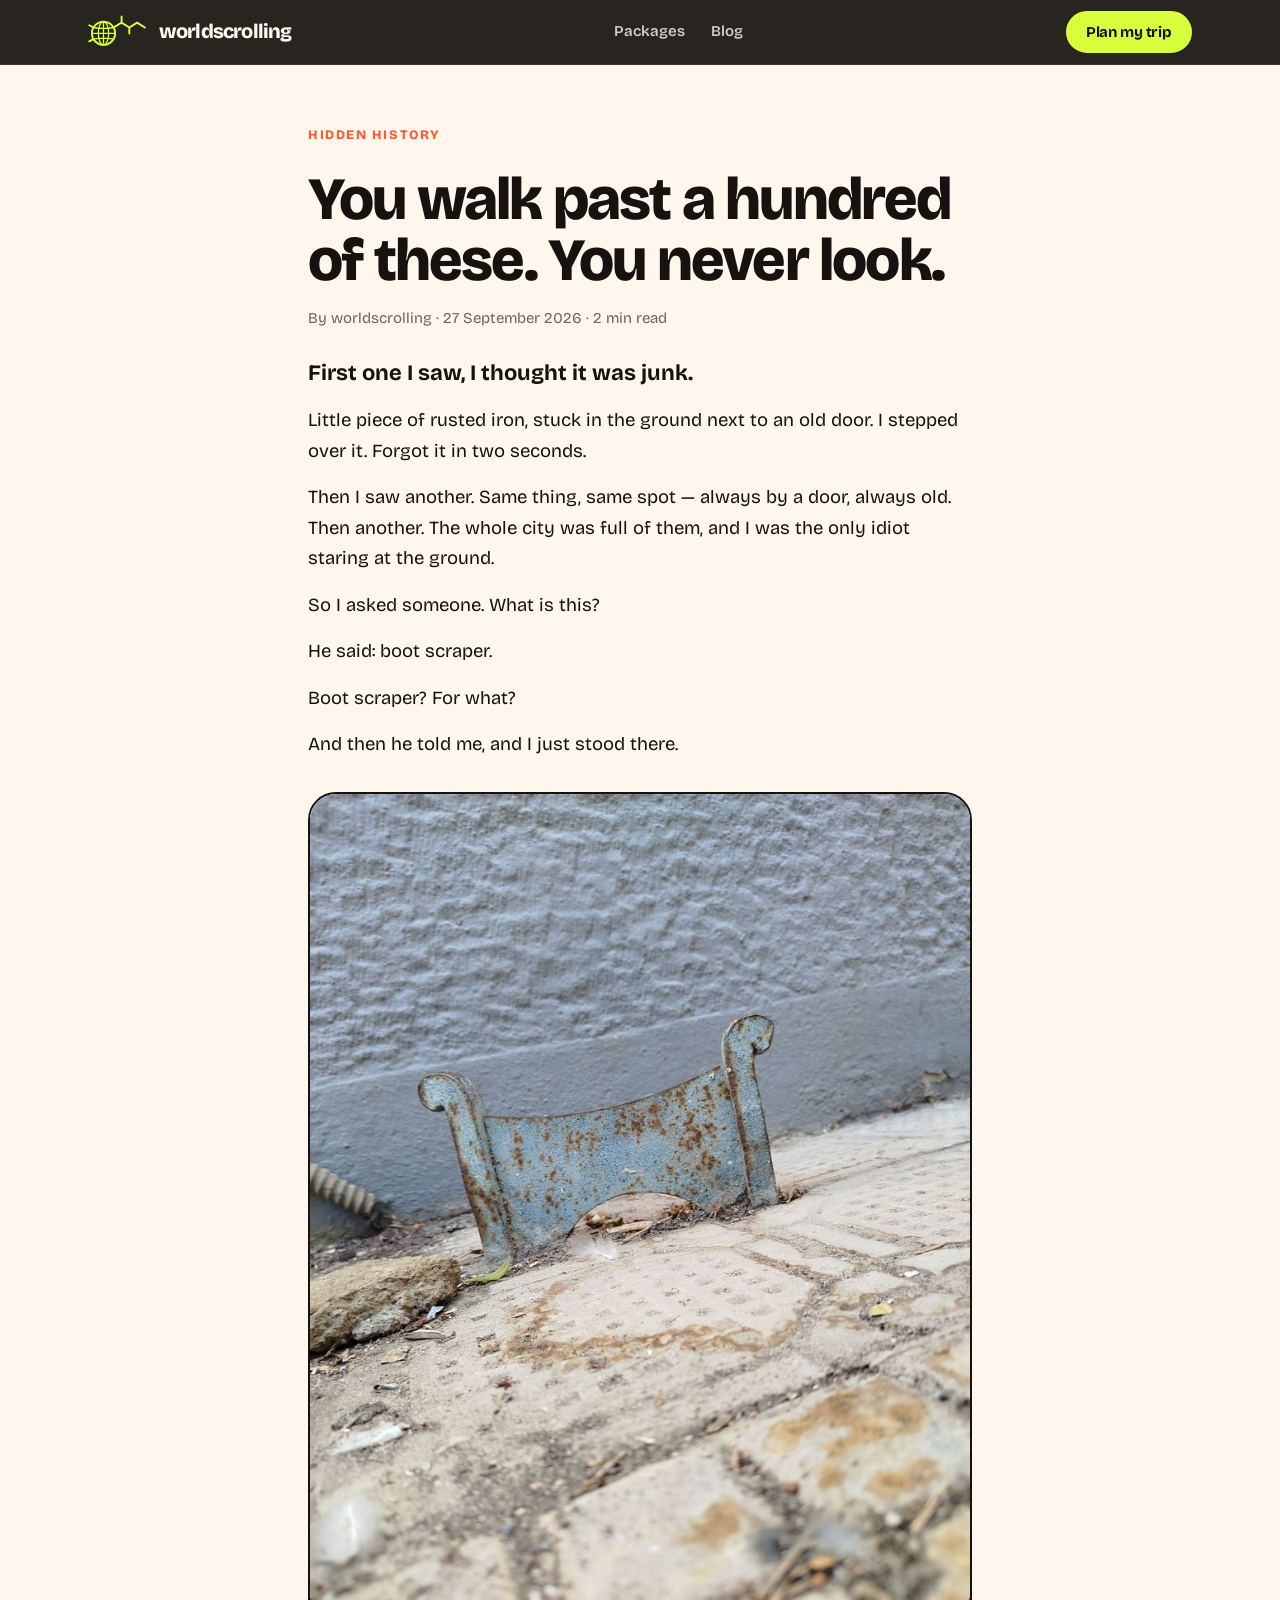
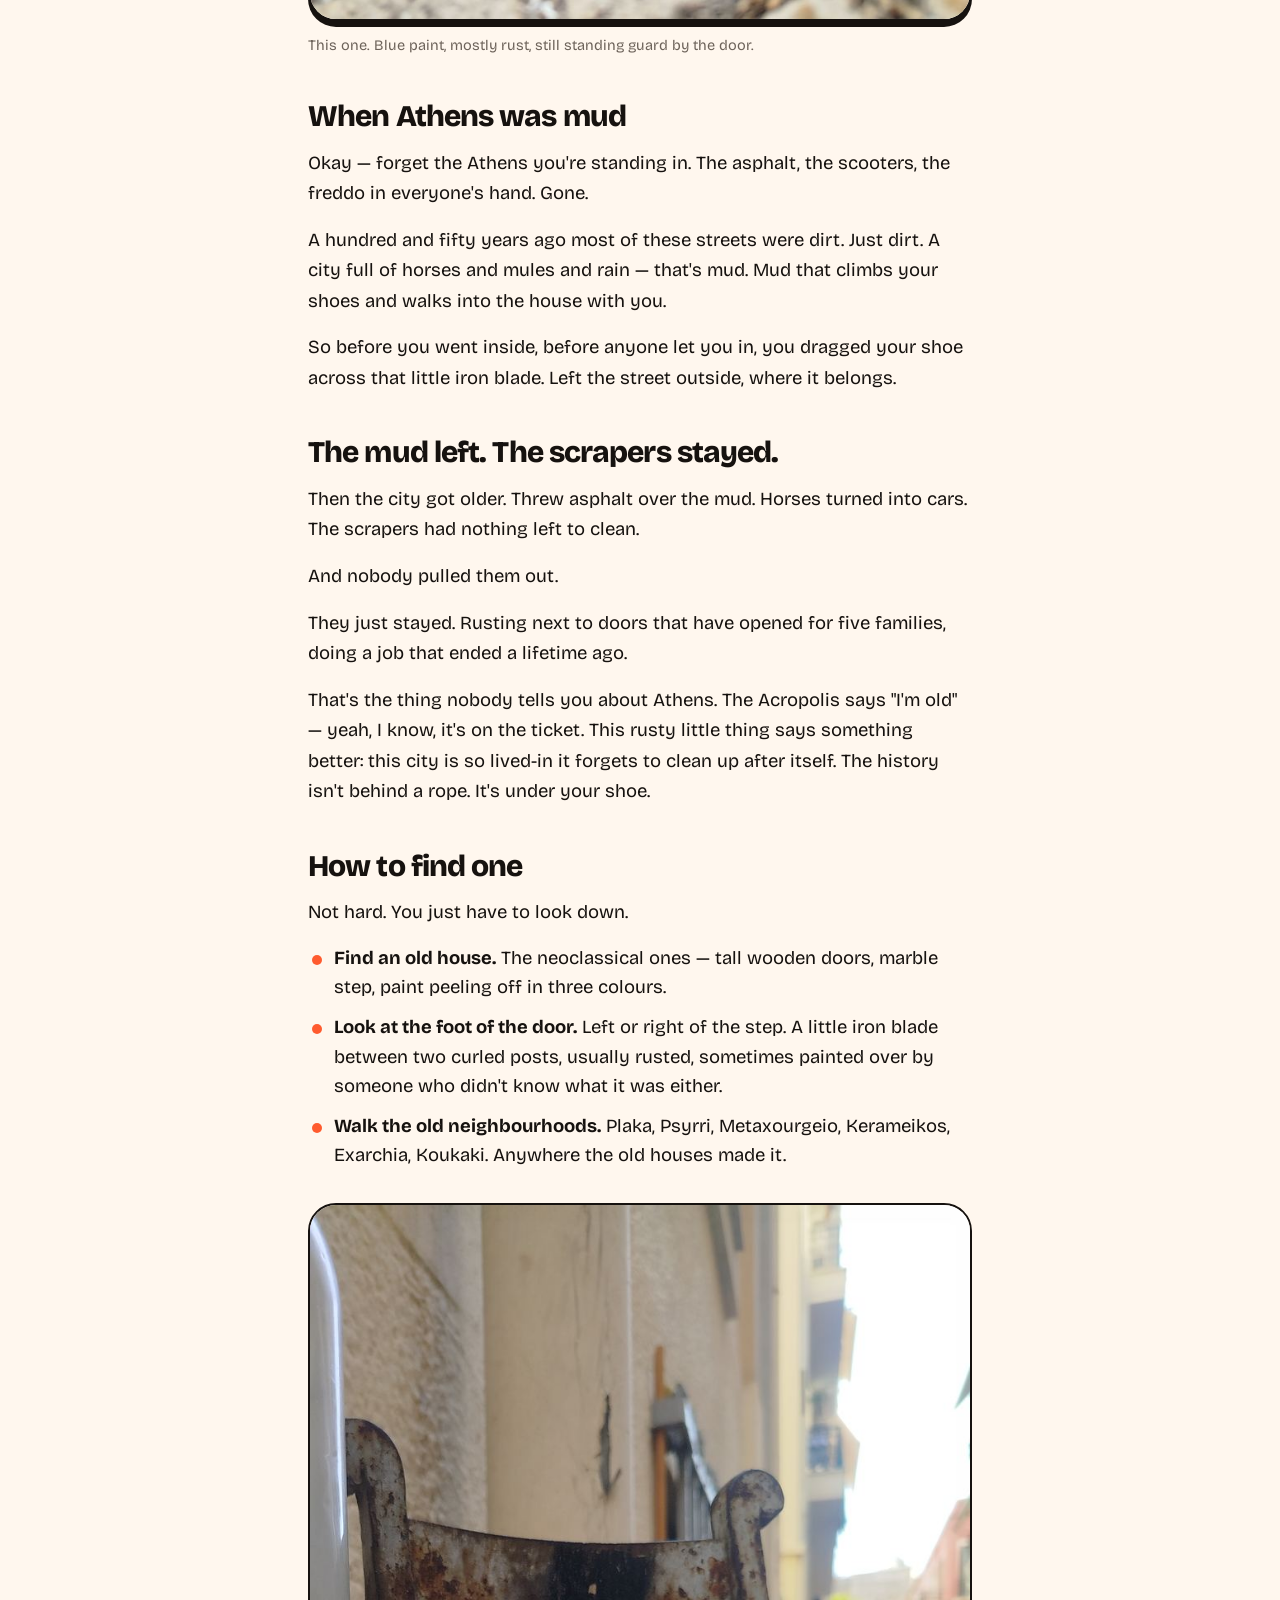
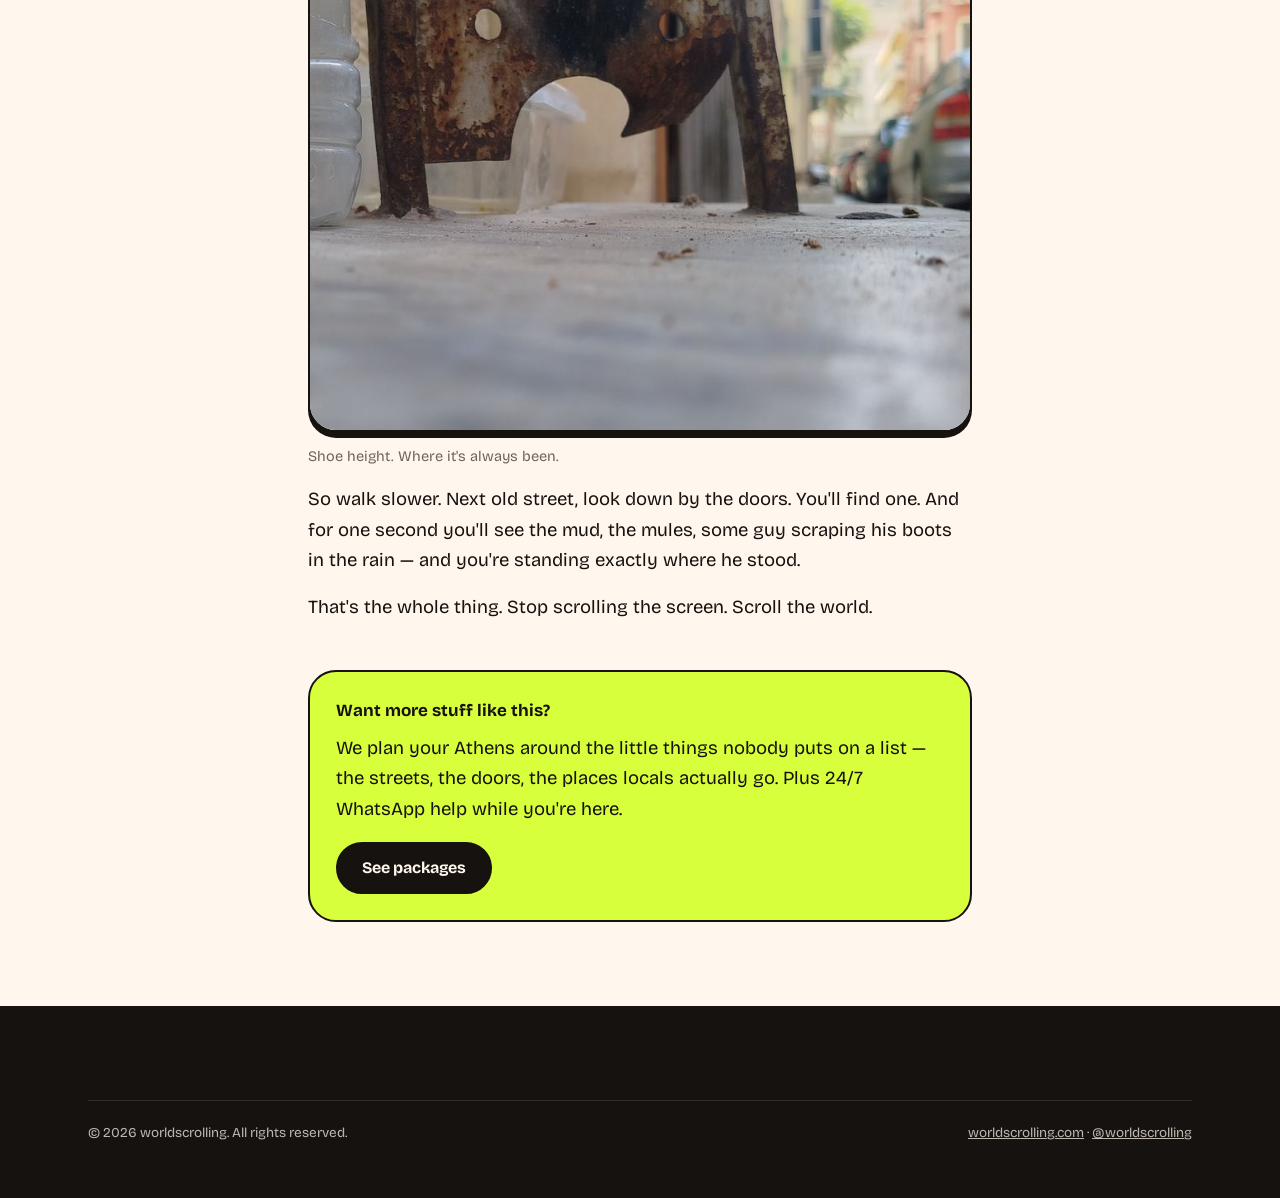
<file: blog/athens-boot-scrapers/index.html>
<!doctype html>
<html lang="en">
<head>
  <meta charset="utf-8">
  <meta name="viewport" content="width=device-width, initial-scale=1, viewport-fit=cover">
  <title>Athens Boot Scrapers: The Hidden History Under Your Feet | worldscrolling</title>
  <meta name="description" content="Those rusty iron blades by old Athens doors? Boot scrapers — left over from when the city was mud and mules. A local on the hidden history you walk past.">
  <link rel="canonical" href="https://worldscrolling.com/blog/athens-boot-scrapers/">
  <meta name="theme-color" content="#16120f">
  <meta name="author" content="worldscrolling">
  <meta property="og:type" content="article">
  <meta property="og:site_name" content="worldscrolling">
  <meta property="og:locale" content="en_GB">
  <meta property="og:title" content="You walk past a hundred of these in Athens. You never look.">
  <meta property="og:description" content="Rusty little iron blades by old doors, all over the city. They're boot scrapers — and they're the best history lesson in Athens.">
  <meta property="og:url" content="https://worldscrolling.com/blog/athens-boot-scrapers/">
  <meta property="og:image" content="https://worldscrolling.com/assets/img/blog/athens-boot-scraper-og.jpg">
  <meta property="og:image:width" content="1200">
  <meta property="og:image:height" content="630">
  <meta property="og:image:alt" content="A rusty blue iron boot scraper with curled posts, fixed in the pavement beside an old wall in Athens">
  <meta property="article:published_time" content="2026-09-27">
  <meta property="article:author" content="worldscrolling">
  <meta property="article:section" content="Hidden history">
  <meta name="twitter:card" content="summary_large_image">
  <meta name="twitter:title" content="You walk past a hundred of these in Athens. You never look.">
  <meta name="twitter:description" content="Rusty little iron blades by old doors, all over the city. They're boot scrapers — and they're the best history lesson in Athens.">
  <meta name="twitter:image" content="https://worldscrolling.com/assets/img/blog/athens-boot-scraper-og.jpg">
  <link rel="icon" href="../../favicon.svg" type="image/svg+xml">
  <link rel="icon" href="../../assets/img/favicon-32.png" type="image/png" sizes="32x32">
  <link rel="apple-touch-icon" href="../../assets/img/apple-touch-icon.png">
  <link rel="preconnect" href="https://fonts.googleapis.com">
  <link rel="preconnect" href="https://fonts.gstatic.com" crossorigin>
  <link rel="stylesheet" href="https://fonts.googleapis.com/css2?family=Bricolage+Grotesque:opsz,wght@12..96,400..800&display=swap">
  <link rel="stylesheet" href="../../assets/css/styles.css">
  <script type="application/ld+json">
  {
    "@context": "https://schema.org",
    "@type": "BlogPosting",
    "headline": "You Walk Past a Hundred of These. You Never Look.",
    "alternativeHeadline": "Athens boot scrapers: the hidden history under your feet",
    "description": "Those rusty iron blades by old Athens doors are boot scrapers — left over from when the city was mud and mules.",
    "image": "https://worldscrolling.com/assets/img/blog/athens-boot-scraper-og.jpg",
    "datePublished": "2026-09-27",
    "dateModified": "2026-09-27",
    "inLanguage": "en",
    "wordCount": 435,
    "keywords": "Athens boot scraper, hidden history Athens, neoclassical Athens, things to notice in Athens",
    "author": { "@type": "Organization", "name": "worldscrolling", "url": "https://worldscrolling.com/" },
    "publisher": { "@type": "Organization", "name": "worldscrolling", "url": "https://worldscrolling.com/" },
    "mainEntityOfPage": "https://worldscrolling.com/blog/athens-boot-scrapers/"
  }
  </script>
</head>
<body>
  <a class="skip" href="#content">Skip to the article</a>
  <header class="site-header">
    <div class="wrap">
      <a class="logo" href="../../" aria-label="worldscrolling home"><img class="logo-mark" src="../../assets/img/mark.svg" alt="" width="62" height="36"><span class="logo-word">worldscrolling</span></a>
      <nav class="nav" aria-label="Main">
        <a href="../../#packages">Packages</a>
        <a href="../">Blog</a>
      </nav>
      <a class="btn btn--lime btn--sm" href="../../#packages">Plan my trip</a>
    </div>
  </header>

  <main id="content">
    <article class="article">
      <span class="eyebrow">Hidden history</span>
      <h1>You walk past a hundred of these. You never look.</h1>
      <p class="meta">By worldscrolling · <time datetime="2026-09-27">27 September 2026</time> · 2 min read</p>

      <p class="lede">First one I saw, I thought it was junk.</p>

      <p>Little piece of rusted iron, stuck in the ground next to an old door. I stepped over it. Forgot it in two seconds.</p>
      <p>Then I saw another. Same thing, same spot — always by a door, always old. Then another. The whole city was full of them, and I was the only idiot staring at the ground.</p>
      <p>So I asked someone. What is this?</p>
      <p>He said: boot scraper.</p>
      <p>Boot scraper? For what?</p>
      <p>And then he told me, and I just stood there.</p>

      <figure class="article-figure">
        <img src="../../assets/img/blog/athens-boot-scraper-800.jpg"
             srcset="../../assets/img/blog/athens-boot-scraper-800.jpg 800w, ../../assets/img/blog/athens-boot-scraper-1440.jpg 1440w"
             sizes="(min-width: 760px) 680px, calc(100vw - 40px)"
             width="800" height="1000" fetchpriority="high"
             alt="A rusty, pale-blue iron boot scraper — a curved blade between two curled posts — fixed into the pavement at the foot of an old wall in Athens.">
        <figcaption>This one. Blue paint, mostly rust, still standing guard by the door.</figcaption>
      </figure>

      <h2>When Athens was mud</h2>
      <p>Okay — forget the Athens you're standing in. The asphalt, the scooters, the freddo in everyone's hand. Gone.</p>
      <p>A hundred and fifty years ago most of these streets were dirt. Just dirt. A city full of horses and mules and rain — that's mud. Mud that climbs your shoes and walks into the house with you.</p>
      <p>So before you went inside, before anyone let you in, you dragged your shoe across that little iron blade. Left the street outside, where it belongs.</p>

      <h2>The mud left. The scrapers stayed.</h2>
      <p>Then the city got older. Threw asphalt over the mud. Horses turned into cars. The scrapers had nothing left to clean.</p>
      <p>And nobody pulled them out.</p>
      <p>They just stayed. Rusting next to doors that have opened for five families, doing a job that ended a lifetime ago.</p>
      <p>That's the thing nobody tells you about Athens. The Acropolis says "I'm old" — yeah, I know, it's on the ticket. This rusty little thing says something better: this city is so lived-in it forgets to clean up after itself. The history isn't behind a rope. It's under your shoe.</p>

      <h2>How to find one</h2>
      <p>Not hard. You just have to look down.</p>
      <ul class="article-list">
        <li><strong>Find an old house.</strong> The neoclassical ones — tall wooden doors, marble step, paint peeling off in three colours.</li>
        <li><strong>Look at the foot of the door.</strong> Left or right of the step. A little iron blade between two curled posts, usually rusted, sometimes painted over by someone who didn't know what it was either.</li>
        <li><strong>Walk the old neighbourhoods.</strong> Plaka, Psyrri, Metaxourgeio, Kerameikos, Exarchia, Koukaki. Anywhere the old houses made it.</li>
      </ul>

      <figure class="article-figure">
        <img src="../../assets/img/blog/athens-boot-scraper-street-800.jpg"
             srcset="../../assets/img/blog/athens-boot-scraper-street-800.jpg 800w, ../../assets/img/blog/athens-boot-scraper-street-1440.jpg 1440w"
             sizes="(min-width: 760px) 680px, calc(100vw - 40px)"
             width="800" height="1000" loading="lazy" decoding="async"
             alt="Ground-level view of a rusted iron boot scraper beside a doorway on a narrow Athens street, with parked cars and apartment balconies blurred behind it.">
        <figcaption>Shoe height. Where it's always been.</figcaption>
      </figure>

      <p>So walk slower. Next old street, look down by the doors. You'll find one. And for one second you'll see the mud, the mules, some guy scraping his boots in the rain — and you're standing exactly where he stood.</p>
      <p>That's the whole thing. Stop scrolling the screen. Scroll the world.</p>

      <aside class="article-cta">
        <strong>Want more stuff like this?</strong>
        <p>We plan your Athens around the little things nobody puts on a list — the streets, the doors, the places locals actually go. Plus 24/7 WhatsApp help while you're here.</p>
        <a class="btn btn--ink" href="../../#packages">See packages</a>
      </aside>
    </article>
  </main>

  <footer class="site-footer">
    <div class="wrap">
      <div class="legal">
        <span>© <span id="year">2026</span> worldscrolling. All rights reserved.</span>
        <span><a href="../../">worldscrolling.com</a> · <a data-link="instagram" href="https://www.instagram.com/worldscrolling/" target="_blank" rel="noopener">@worldscrolling</a></span>
      </div>
    </div>
  </footer>

  <script src="../../assets/js/config.js"></script>
  <script src="../../assets/js/main.js" defer></script>
</body>
</html>
</file>
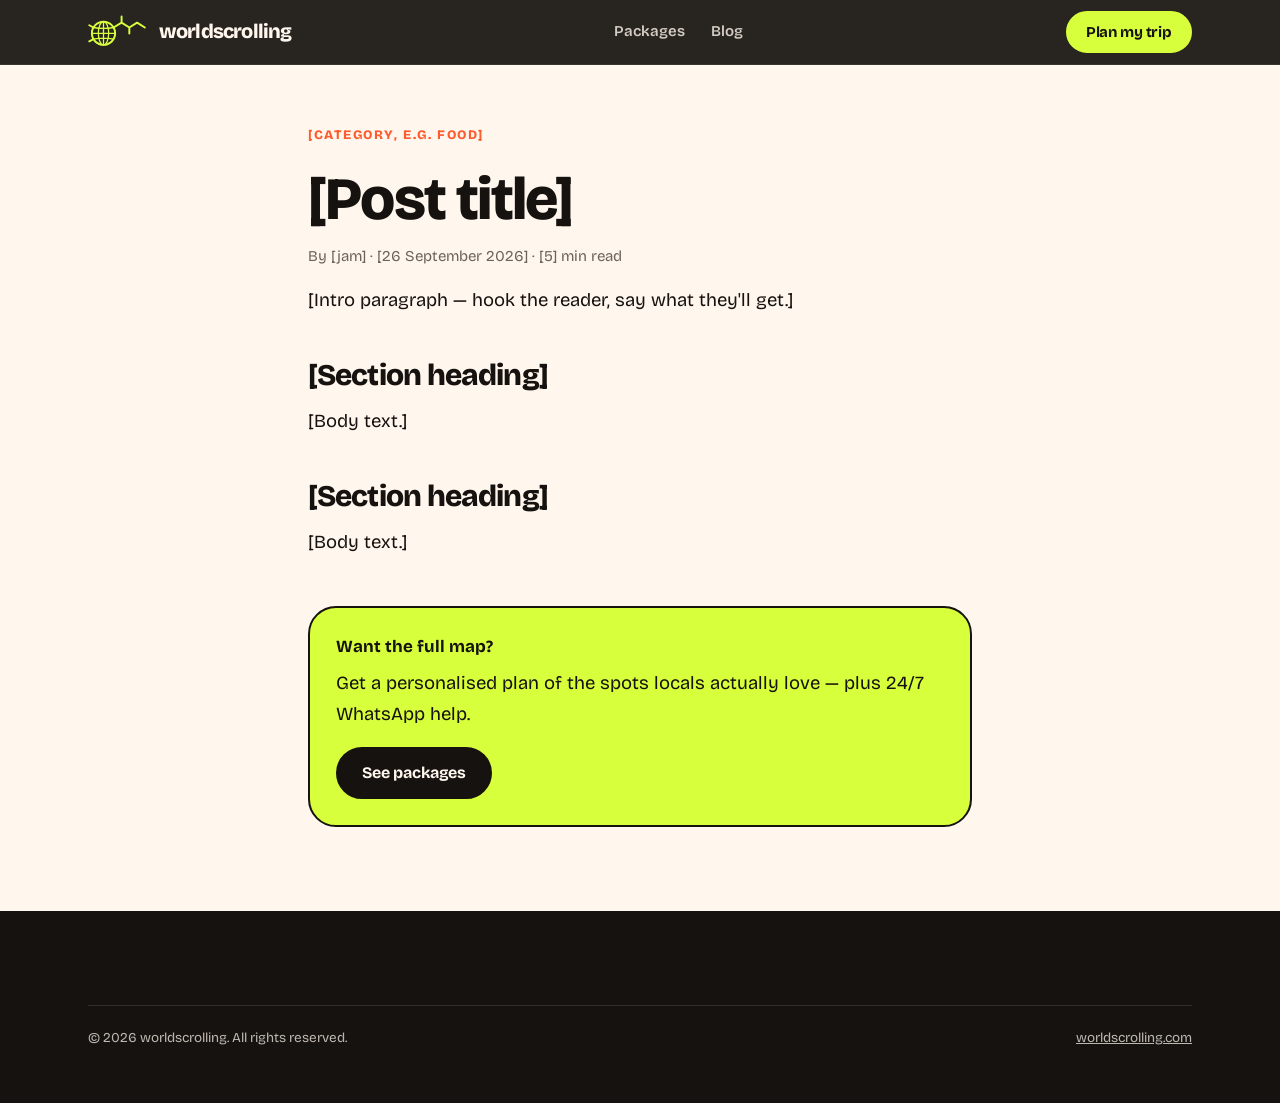
<file: blog/article-template.html>
<!doctype html>
<!--
  BLOG ARTICLE TEMPLATE
  Copy to blog/<post-slug>/index.html. Because the copy sits one folder deeper,
  change every "../" below to "../../". Then fill in every [BRACKETED] value,
  remove the noindex line, and add the URL to /sitemap.xml.
-->
<html lang="en">
<head>
  <meta charset="utf-8">
  <meta name="viewport" content="width=device-width, initial-scale=1, viewport-fit=cover">
  <meta name="robots" content="noindex"><!-- REMOVE when publishing -->
  <title>[Post title — include "Athens" + the main keyword] | worldscrolling</title>
  <meta name="description" content="[~150 characters summarising the post for Google]">
  <link rel="canonical" href="https://worldscrolling.com/blog/[post-slug]/">
  <meta name="theme-color" content="#16120f">
  <meta property="og:type" content="article">
  <meta property="og:site_name" content="worldscrolling">
  <meta property="og:title" content="[Post title]">
  <meta property="og:description" content="[Short summary]">
  <meta property="og:url" content="https://worldscrolling.com/blog/[post-slug]/">
  <meta property="og:image" content="https://worldscrolling.com/assets/img/og-image.png">
  <meta name="twitter:card" content="summary_large_image">
  <link rel="icon" href="../favicon.svg" type="image/svg+xml">
  <link rel="icon" href="../assets/img/favicon-32.png" type="image/png" sizes="32x32">
  <link rel="apple-touch-icon" href="../assets/img/apple-touch-icon.png">
  <link rel="preconnect" href="https://fonts.googleapis.com">
  <link rel="preconnect" href="https://fonts.gstatic.com" crossorigin>
  <link rel="stylesheet" href="https://fonts.googleapis.com/css2?family=Bricolage+Grotesque:opsz,wght@12..96,400..800&display=swap">
  <link rel="stylesheet" href="../assets/css/styles.css">
  <script type="application/ld+json">
  {
    "@context": "https://schema.org",
    "@type": "BlogPosting",
    "headline": "[Post title]",
    "description": "[Short summary]",
    "datePublished": "[YYYY-MM-DD]",
    "author": { "@type": "Person", "name": "[jam]" },
    "publisher": { "@type": "Organization", "name": "worldscrolling", "url": "https://worldscrolling.com/" },
    "mainEntityOfPage": "https://worldscrolling.com/blog/[post-slug]/"
  }
  </script>
</head>
<body>
  <header class="site-header">
    <div class="wrap">
      <a class="logo" href="../" aria-label="worldscrolling home"><img class="logo-mark" src="../assets/img/mark.svg" alt="" width="62" height="36"><span class="logo-word">worldscrolling</span></a>
      <nav class="nav" aria-label="Main">
        <a href="../#packages">Packages</a>
        <a href="../blog/">Blog</a>
      </nav>
      <a class="btn btn--lime btn--sm" href="../#packages">Plan my trip</a>
    </div>
  </header>

  <main>
    <article class="article">
      <span class="eyebrow">[Category, e.g. Food]</span>
      <h1>[Post title]</h1>
      <p class="meta">By [jam] · <time datetime="[YYYY-MM-DD]">[26 September 2026]</time> · [5] min read</p>

      <p>[Intro paragraph — hook the reader, say what they'll get.]</p>

      <h2>[Section heading]</h2>
      <p>[Body text.]</p>

      <h2>[Section heading]</h2>
      <p>[Body text.]</p>

      <aside class="article-cta">
        <strong>Want the full map?</strong>
        <p>Get a personalised plan of the spots locals actually love — plus 24/7 WhatsApp help.</p>
        <a class="btn btn--ink" href="../#packages">See packages</a>
      </aside>
    </article>
  </main>

  <footer class="site-footer">
    <div class="wrap">
      <div class="legal">
        <span>© <span id="year">2026</span> worldscrolling. All rights reserved.</span>
        <span><a href="../">worldscrolling.com</a></span>
      </div>
    </div>
  </footer>

  <script src="../assets/js/config.js"></script>
  <script src="../assets/js/main.js" defer></script>
</body>
</html>
</file>
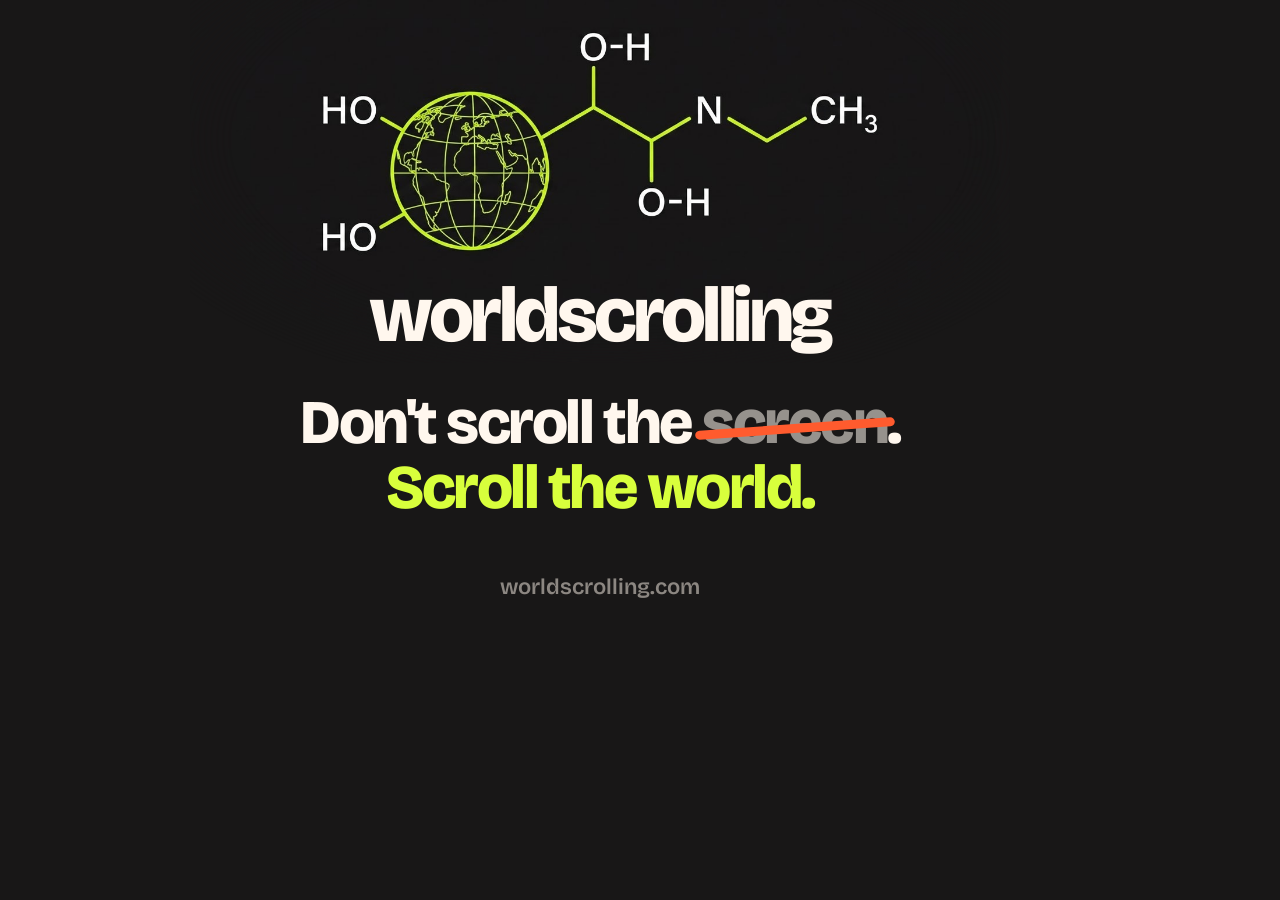
<file: docs/og-image.html>
<!doctype html>
<!-- Source for assets/img/og-image.png (1200x630). Re-render with headless Chrome — see README. -->
<html><head><meta charset="utf-8">
<link rel="stylesheet" href="https://fonts.googleapis.com/css2?family=Bricolage+Grotesque:opsz,wght@12..96,400..800&display=swap">
<style>
html,body{margin:0;width:1200px;height:630px;overflow:hidden}
/* #181717 = background of jam's logo-dark.jpg, so the logo blends seamlessly */
body{background:#181717;color:#fff7ee;font-family:"Bricolage Grotesque",system-ui,sans-serif;position:relative}
.logo{position:absolute;left:190px;top:-84px;width:820px;-webkit-mask-image:radial-gradient(ellipse 62% 58% at 50% 50%,#000 72%,transparent 100%);mask-image:radial-gradient(ellipse 62% 58% at 50% 50%,#000 72%,transparent 100%)}
.word{position:absolute;left:0;right:0;top:268px;text-align:center;font-weight:800;font-size:78px;letter-spacing:-.045em;color:#fff7ee}
h1{position:absolute;left:0;right:0;top:390px;text-align:center;margin:0;font-size:62px;line-height:1.05;letter-spacing:-.04em;font-weight:800}
s{text-decoration:none;position:relative;color:rgba(255,247,238,.55)}
s::after{content:"";position:absolute;left:-4%;right:-4%;top:52%;height:.14em;background:#ff5b2e;border-radius:99px;transform:rotate(-4deg)}
em{font-style:normal;color:#d8ff3c}
.url{position:absolute;left:0;right:0;bottom:30px;text-align:center;font-size:22px;font-weight:600;color:rgba(255,247,238,.5)}
</style></head><body>
<img class="logo" src="../assets/img/logo-dark.jpg" alt="">
<div class="word">worldscrolling</div>
<div class="url">worldscrolling.com</div>
<h1>Don't scroll the <s>screen</s>.<br><em>Scroll the world.</em></h1>
</body></html>
</file>
<file: assets/css/styles.css>
/* ==========================================================================
   worldscrolling — styles (shared by landing + blog)
   Mobile-first. No framework.
   ========================================================================== */

:root {
  --ink: #16120f;
  --ink-2: #2a241f;
  --paper: #fff7ee;
  --paper-2: #fdeedd;
  --white: #ffffff;
  --muted: #6d635a;
  --line: rgba(22, 18, 15, 0.12);

  --sun: #ff5b2e;    /* primary accent */
  --lime: #d8ff3c;   /* highlight */
  --sea: #2747ff;    /* Aegean blue */
  --wa: #25d366;     /* WhatsApp green */

  --font: "Bricolage Grotesque", ui-sans-serif, system-ui, -apple-system, "Segoe UI", Roboto, sans-serif;
  --r-sm: 12px;
  --r: 20px;
  --r-lg: 28px;
  --shadow: 0 1px 0 var(--ink), 0 6px 0 -1px var(--ink);
  --wrap: 1160px;
  --gutter: 20px;
}

*, *::before, *::after { box-sizing: border-box; }
html { scroll-behavior: smooth; -webkit-text-size-adjust: 100%; }
body {
  margin: 0;
  font-family: var(--font);
  font-size: 17px;
  line-height: 1.55;
  color: var(--ink);
  background: var(--paper);
  -webkit-font-smoothing: antialiased;
  text-rendering: optimizeLegibility;
}
img, svg { display: block; max-width: 100%; }
a { color: inherit; }
h1, h2, h3 { line-height: 1.02; letter-spacing: -0.03em; margin: 0; font-weight: 800; }
p { margin: 0; }
ul, ol { margin: 0; padding: 0; list-style: none; }
figure { margin: 0; }

.wrap { width: 100%; max-width: var(--wrap); margin: 0 auto; padding: 0 var(--gutter); }
.visually-hidden { position: absolute !important; width: 1px; height: 1px; overflow: hidden; clip: rect(0 0 0 0); white-space: nowrap; }
.skip { position: absolute; left: -999px; top: 8px; z-index: 100; background: var(--lime); padding: 8px 14px; border-radius: 8px; font-weight: 700; }
.skip:focus { left: 8px; }
:focus-visible { outline: 3px solid var(--sea); outline-offset: 3px; }

/* ---------- Buttons ---------- */
.btn {
  display: inline-flex; align-items: center; justify-content: center; gap: 10px;
  min-height: 52px; padding: 0 24px;
  border: 2px solid var(--ink); border-radius: 999px;
  font: 700 16px/1 var(--font); letter-spacing: -0.01em;
  text-decoration: none; cursor: pointer;
  transition: transform .15s ease, box-shadow .15s ease, background .15s ease;
}
.btn:hover { transform: translateY(-2px); }
.btn:active { transform: translateY(1px); }
.btn svg { width: 20px; height: 20px; flex: none; }
.btn--lime { background: var(--lime); color: var(--ink); box-shadow: 0 4px 0 var(--ink); }
.btn--ink { background: var(--ink); color: var(--paper); }
.btn--sun { background: var(--sun); color: var(--white); box-shadow: 0 4px 0 var(--ink); }
.btn--wa { background: var(--wa); color: var(--ink); box-shadow: 0 4px 0 var(--ink); }
.btn--ghost { background: transparent; color: inherit; border-color: currentColor; }
.btn--block { width: 100%; }
.btn--sm { min-height: 42px; padding: 0 18px; font-size: 15px; }

/* ---------- Header ---------- */
.site-header {
  position: sticky; top: 0; z-index: 50;
  background: rgba(22, 18, 15, 0.92);
  -webkit-backdrop-filter: saturate(150%) blur(10px);
  backdrop-filter: saturate(150%) blur(10px);
  color: var(--paper);
  border-bottom: 1px solid rgba(255, 247, 238, .08);
}
.site-header .wrap { display: flex; align-items: center; justify-content: space-between; height: 64px; gap: 16px; }
.logo { display: inline-flex; align-items: center; gap: 9px; font-weight: 800; font-size: 20px; letter-spacing: -0.04em; text-decoration: none; }
.logo-mark { height: 36px; width: auto; flex: none; }
.logo-word { transform: translateY(-1px); }
.nav { display: none; gap: 26px; font-weight: 600; font-size: 15px; }
.nav a { text-decoration: none; opacity: .8; }
.nav a:hover { opacity: 1; color: var(--lime); }
.site-header .btn { color: var(--ink); border-color: var(--lime); box-shadow: none; white-space: nowrap; }
@media (max-width: 420px) {
  .logo { font-size: 18px; gap: 7px; }
  .logo-mark { height: 28px; }
  .site-header .btn--sm { padding: 0 14px; font-size: 14px; }
}

/* ---------- Hero ---------- */
.hero { background: var(--ink); color: var(--paper); overflow: hidden; position: relative; }
.hero::before { /* sun glow */
  content: ""; position: absolute; width: 620px; height: 620px; right: -220px; top: -180px;
  background: radial-gradient(circle, rgba(255, 91, 46, .45), rgba(255, 91, 46, 0) 65%);
  pointer-events: none;
}
.hero .wrap { position: relative; display: grid; gap: 48px; padding-top: 48px; padding-bottom: 64px; }
.pill {
  display: inline-flex; align-items: center; gap: 8px;
  padding: 7px 14px; border-radius: 999px;
  border: 1.5px solid rgba(255, 247, 238, .25);
  font-size: 14px; font-weight: 600;
}
.pill .dot { width: 8px; height: 8px; border-radius: 50%; background: var(--lime); box-shadow: 0 0 0 4px rgba(216, 255, 60, .2); }
.hero h1 { font-size: clamp(46px, 12.5vw, 96px); margin-top: 22px; }
.hero h1 .strike { position: relative; white-space: nowrap; color: rgba(255, 247, 238, .55); }
.hero h1 .strike::after {
  content: ""; position: absolute; left: -4%; right: -4%; top: 52%; height: .14em;
  background: var(--sun); border-radius: 99px; transform: rotate(-4deg);
}
.hero h1 .hl { color: var(--lime); display: inline-block; }
.hero .sub { font-size: clamp(18px, 4.6vw, 22px); max-width: 34ch; margin-top: 22px; color: rgba(255, 247, 238, .82); }
.hero .sub strong { color: var(--paper); }
.cta-row { display: flex; flex-wrap: wrap; gap: 14px; margin-top: 30px; }
.cta-row .btn { flex: 1 1 200px; }
.hero .micro { margin-top: 20px; font-size: 14px; color: rgba(255, 247, 238, .6); }

/* Phone "feed" of real-world moments */
.phone-wrap { position: relative; justify-self: center; }
.phone {
  position: relative; width: 290px; height: 560px; border-radius: 46px;
  background: #0b0908; border: 2px solid #3a322b; padding: 12px;
  box-shadow: 0 30px 80px -20px rgba(0, 0, 0, .7), inset 0 0 0 6px #1d1916;
  transform: rotate(3deg);
}
.phone-screen { position: relative; height: 100%; border-radius: 36px; overflow: hidden; background: var(--paper); }
.phone-notch { position: absolute; top: 10px; left: 50%; transform: translateX(-50%); width: 90px; height: 24px; border-radius: 20px; background: #0b0908; z-index: 3; }
.phone-toast {
  position: absolute; z-index: 2; top: 44px; left: 10px; right: 10px;
  background: rgba(22, 18, 15, .9); color: var(--paper);
  border-radius: 16px; padding: 10px 12px; font-size: 12.5px; line-height: 1.35;
  display: flex; gap: 10px; align-items: center;
}
.phone-toast b { color: var(--lime); }
.phone-toast span:first-child { font-size: 20px; }
.feed { padding: 108px 12px 12px; display: grid; gap: 12px; animation: feed 22s linear infinite; }
@keyframes feed { to { transform: translateY(-50%); } }
.post { border-radius: 18px; overflow: hidden; background: var(--white); border: 1.5px solid var(--ink); color: var(--ink); }
.post-img { height: 150px; display: grid; place-items: center; font-size: 54px; }
.post-meta { padding: 9px 12px 11px; font-size: 13px; line-height: 1.3; }
.post-meta b { display: block; font-size: 14px; }
.post-meta small { color: var(--muted); }
.g1 { background: linear-gradient(160deg, #ffb36b, #ff5b2e 55%, #7a1f5c); }
.g2 { background: linear-gradient(160deg, #d8ff3c, #57d68d); }
.g3 { background: linear-gradient(160deg, #7fa2ff, #2747ff 60%, #16120f); }
.g4 { background: linear-gradient(160deg, #ffd1e6, #ff8fc7 55%, #ff5b2e); }
.g5 { background: linear-gradient(160deg, #fff1b8, #ffcf3c 60%, #ff8a2e); }
.sticker {
  position: absolute; z-index: 4; font-weight: 800; font-size: 15px; letter-spacing: -0.01em;
  padding: 9px 14px; border-radius: 12px; border: 2px solid var(--ink); color: var(--ink);
  box-shadow: 0 4px 0 var(--ink);
}
.sticker--a { background: var(--lime); left: -34px; top: 90px; transform: rotate(-8deg); }
.sticker--b { background: var(--sun); color: var(--white); right: -26px; bottom: 90px; transform: rotate(6deg); }

/* ---------- Marquee ---------- */
.marquee { background: var(--lime); border-block: 2px solid var(--ink); overflow: hidden; }
.marquee-track { display: flex; width: max-content; animation: marquee 32s linear infinite; }
.marquee span { padding: 14px 0; font-weight: 800; font-size: 18px; letter-spacing: -0.01em; white-space: nowrap; text-transform: uppercase; }
.marquee span::after { content: "✺"; margin: 0 22px; color: var(--sun); }
@keyframes marquee { to { transform: translateX(-50%); } }

/* ---------- Sections ---------- */
.section { padding: 84px 0; }
.section--tight { padding: 64px 0; }
.eyebrow {
  display: inline-block; font-size: 13px; font-weight: 800; text-transform: uppercase; letter-spacing: .12em;
  color: var(--sun); margin-bottom: 14px;
}
.section h2 { font-size: clamp(36px, 8.4vw, 64px); max-width: 16ch; }
.lede { font-size: 19px; color: var(--muted); margin-top: 16px; max-width: 52ch; }
.head { margin-bottom: 44px; }
.head--center { text-align: center; }
.head--center h2, .head--center .lede { margin-left: auto; margin-right: auto; }

/* How it works */
.steps { display: grid; gap: 18px; counter-reset: step; }
.step {
  position: relative; background: var(--white); border: 2px solid var(--ink); border-radius: var(--r-lg);
  padding: 28px 26px 30px; box-shadow: 0 6px 0 var(--ink);
}
.step-num {
  display: inline-grid; place-items: center; width: 50px; height: 50px; border-radius: 14px;
  font-size: 22px; font-weight: 800; border: 2px solid var(--ink); margin-bottom: 20px;
}
.step:nth-child(1) .step-num { background: var(--lime); }
.step:nth-child(2) .step-num { background: var(--sun); color: var(--white); }
.step:nth-child(3) .step-num { background: var(--sea); color: var(--white); }
.step h3 { font-size: 26px; }
.step p { margin-top: 10px; color: var(--muted); }

/* Packages */
.packages { background: var(--ink); color: var(--paper); position: relative; overflow: hidden; }
.packages .lede { color: rgba(255, 247, 238, .7); }
.promo {
  display: flex; align-items: center; gap: 14px; flex-wrap: wrap;
  background: var(--sun); color: var(--white); border: 2px solid var(--paper);
  border-radius: var(--r); padding: 16px 20px; margin-bottom: 34px;
  font-weight: 700; font-size: 17px; line-height: 1.35;
  transform: rotate(-.6deg);
}
.promo .tag { background: var(--lime); color: var(--ink); border-radius: 10px; padding: 6px 10px; font-weight: 800; font-size: 14px; text-transform: uppercase; letter-spacing: .06em; }
.plans { display: grid; gap: 22px; align-items: stretch; }
.plan {
  position: relative; display: flex; flex-direction: column;
  background: var(--paper); color: var(--ink); border-radius: var(--r-lg);
  border: 2px solid var(--paper); padding: 30px 26px 26px;
}
.plan--hot { background: var(--lime); border-color: var(--lime); }
.plan-badge {
  position: absolute; top: -14px; left: 26px;
  background: var(--ink); color: var(--lime); border: 2px solid var(--lime);
  border-radius: 999px; padding: 5px 12px; font-size: 12.5px; font-weight: 800; text-transform: uppercase; letter-spacing: .08em;
}
.plan-emoji { font-size: 36px; line-height: 1; }
.plan h3 { font-size: 28px; margin-top: 14px; }
.plan .tagline { color: var(--muted); margin-top: 6px; font-size: 16px; }
.plan--hot .tagline { color: var(--ink-2); }
.price { display: flex; align-items: baseline; gap: 8px; margin: 22px 0 4px; }
.price b { font-size: 58px; font-weight: 800; letter-spacing: -0.05em; line-height: 1; }
.price span { font-weight: 600; color: var(--muted); }
.plan--hot .price span { color: var(--ink-2); }
.launch { display: inline-block; font-size: 13.5px; font-weight: 700; background: var(--ink); color: var(--lime); padding: 4px 10px; border-radius: 8px; }
.features { margin: 22px 0 26px; display: grid; gap: 11px; flex: 1; }
.features li { position: relative; padding-left: 30px; font-size: 16px; line-height: 1.4; }
.features li::before {
  content: ""; position: absolute; left: 0; top: 1px; width: 20px; height: 20px; border-radius: 50%;
  background: var(--ink) url("data:image/svg+xml,%3Csvg xmlns='http://www.w3.org/2000/svg' viewBox='0 0 20 20'%3E%3Cpath d='M5.5 10.5l3 3 6-7' fill='none' stroke='%23d8ff3c' stroke-width='2.4' stroke-linecap='round' stroke-linejoin='round'/%3E%3C/svg%3E") center/100% no-repeat;
}
.features li.plus { font-weight: 700; }
.plans-note { margin-top: 30px; text-align: center; color: rgba(255, 247, 238, .7); font-size: 15.5px; }
.plans-note a { color: var(--lime); font-weight: 700; }

/* Meet your local */
.local { display: grid; gap: 40px; align-items: center; }
.local-photo {
  position: relative; aspect-ratio: 4 / 5; border-radius: var(--r-lg);
  border: 2px solid var(--ink); box-shadow: 10px 10px 0 var(--sun);
  background:
    repeating-linear-gradient(135deg, rgba(22, 18, 15, .05) 0 12px, transparent 12px 24px),
    var(--paper-2);
  display: grid; place-items: center; text-align: center; overflow: hidden;
}
.local-photo img { width: 100%; height: 100%; object-fit: cover; }
.local h2 { max-width: 14ch; }
.local-bio { margin-top: 20px; font-size: 19px; display: grid; gap: 14px; }
.facts { display: flex; flex-wrap: wrap; gap: 10px; margin-top: 26px; }
.facts li { border: 2px solid var(--ink); border-radius: 999px; padding: 7px 14px; font-weight: 700; font-size: 15px; background: var(--white); }
.local .cta-row { margin-top: 28px; }
.local .cta-row .btn { flex: 0 1 auto; }

/* Placeholder marker — obvious so jam can spot what to replace */
.ph {
  background: rgba(255, 91, 46, .12); outline: 2px dashed var(--sun); outline-offset: 2px;
  border-radius: 6px; padding: 0 4px;
}
.ph-block { font-weight: 700; color: var(--muted); padding: 24px; }
.ph-block .big { font-size: 46px; display: block; margin-bottom: 8px; }
.ph-block code { display: inline-block; margin-top: 10px; font-size: 12.5px; background: var(--white); border: 1.5px dashed var(--sun); border-radius: 8px; padding: 4px 8px; color: var(--ink); }

/* Hidden city: mood cards (the vibe, not a list of spots) */
.hidden { background: var(--ink); color: var(--paper); border-block: 2px solid var(--ink); }
.hidden .lede { color: rgba(255, 247, 238, .7); }
.moods { display: grid; gap: 40px; }
.mood { display: flex; flex-direction: column; }
.mood-img {
  position: relative; aspect-ratio: 3 / 2; border-radius: var(--r); overflow: hidden;
  display: grid; place-items: center; text-align: center;
  background:
    repeating-linear-gradient(135deg, rgba(255, 247, 238, .04) 0 12px, transparent 12px 24px),
    #221d19;
  outline: 2px dashed var(--sun); outline-offset: -2px;
}
.mood-img img { width: 100%; height: 100%; object-fit: cover; filter: contrast(1.05) saturate(1.05); }
.mood-img:has(img) { outline: none; }
.mood-img .ph-block { color: rgba(255, 247, 238, .6); }
.mood-img .ph-block code { background: #16120f; color: var(--paper); }
.mood-num {
  position: absolute; top: 12px; left: 12px; z-index: 1;
  font: 700 12px/1 ui-monospace, SFMono-Regular, Menlo, Consolas, monospace; letter-spacing: .08em;
  background: var(--lime); color: var(--ink); padding: 6px 8px; border-radius: 6px;
}
.mood-body { padding: 16px 4px 0; }
.mood h3 { font-size: clamp(24px, 5.6vw, 30px); letter-spacing: -0.025em; }
.mood p { margin-top: 8px; color: rgba(255, 247, 238, .72); font-size: 17px; }
.mood .ph { background: rgba(255, 91, 46, .16); }
.hidden .spots-foot a { color: var(--lime); white-space: nowrap; }
.spots-foot { margin-top: 34px; text-align: center; font-weight: 700; font-size: 18px; }

/* Trust / social */
.trust { display: grid; gap: 22px; }
.ig-card {
  background: var(--ink); color: var(--paper); border-radius: var(--r-lg); padding: 30px 26px;
  display: flex; flex-direction: column; gap: 18px;
}
.ig-card h3 { font-size: 32px; }
.ig-card p { color: rgba(255, 247, 238, .75); }
.ig-grid { display: grid; grid-template-columns: repeat(3, 1fr); gap: 6px; }
.ig-grid div { aspect-ratio: 1; border-radius: 10px; display: grid; place-items: center; font-size: 28px; }
.ig-card .btn { align-self: flex-start; }
.reviews { display: grid; gap: 16px; align-content: stretch; }
.review {
  background: var(--white); border: 2px dashed rgba(22, 18, 15, .35); border-radius: var(--r-lg); padding: 24px;
}
.review .stars { color: var(--sun); letter-spacing: 2px; font-size: 18px; }
.review blockquote { margin: 10px 0 12px; font-size: 18px; font-weight: 600; line-height: 1.4; }
.review cite { font-style: normal; color: var(--muted); font-size: 14.5px; }
.review--cta { border-style: solid; border-color: var(--ink); background: var(--lime); display: flex; flex-direction: column; justify-content: center; gap: 12px; }
.review--cta b { font-size: 24px; line-height: 1.1; letter-spacing: -0.02em; }

/* FAQ */
.faq { display: grid; gap: 12px; max-width: 820px; margin: 0 auto; }
.faq details { background: var(--white); border: 2px solid var(--ink); border-radius: var(--r); padding: 0 22px; }
.faq summary {
  list-style: none; cursor: pointer; padding: 20px 36px 20px 0; position: relative;
  font-weight: 700; font-size: 18px; letter-spacing: -0.01em;
}
.faq summary::-webkit-details-marker { display: none; }
.faq summary::after { content: "+"; position: absolute; right: 0; top: 50%; transform: translateY(-50%); font-size: 28px; font-weight: 600; transition: transform .2s ease; }
.faq details[open] summary::after { transform: translateY(-50%) rotate(45deg); }
.faq details p { padding: 0 0 20px; color: var(--muted); }

/* Final CTA */
.final { background: var(--sun); color: var(--white); text-align: center; border-top: 2px solid var(--ink); }
.final h2 { font-size: clamp(40px, 10vw, 84px); max-width: 14ch; margin: 0 auto; }
.final p { font-size: 19px; margin: 18px auto 0; max-width: 40ch; opacity: .92; }
.final .cta-row { justify-content: center; max-width: 520px; margin-left: auto; margin-right: auto; }
.final .btn--ink { border-color: var(--ink); }

/* Footer */
.site-footer { background: var(--ink); color: rgba(255, 247, 238, .72); padding: 54px 0 100px; font-size: 15px; }
.foot-grid { display: grid; gap: 28px; }
.site-footer .logo { color: var(--paper); }
.site-footer .tag { margin-top: 10px; max-width: 32ch; }
.foot-links { display: grid; gap: 10px; }
.foot-links a { text-decoration: none; display: inline-flex; align-items: center; gap: 8px; }
.foot-links a:hover { color: var(--lime); }
.foot-links svg { width: 18px; height: 18px; }
.legal { margin-top: 40px; padding-top: 22px; border-top: 1px solid rgba(255, 247, 238, .12); font-size: 13.5px; display: flex; flex-wrap: wrap; gap: 8px 20px; justify-content: space-between; }

/* Floating WhatsApp */
.fab {
  position: fixed; right: 16px; bottom: 16px; z-index: 60;
  width: 60px; height: 60px; border-radius: 50%;
  background: var(--wa); border: 2px solid var(--ink); box-shadow: 0 4px 0 var(--ink);
  display: grid; place-items: center; color: var(--ink);
}
.fab svg { width: 30px; height: 30px; }

/* ---------- Blog ---------- */
.blog-hero { background: var(--ink); color: var(--paper); padding: 64px 0 56px; }
.blog-hero h1 { font-size: clamp(40px, 10vw, 76px); max-width: 16ch; }
.blog-hero p { margin-top: 16px; font-size: 19px; color: rgba(255, 247, 238, .75); max-width: 50ch; }
.posts { display: grid; gap: 18px; }
.post-card { display: block; text-decoration: none; background: var(--white); border: 2px solid var(--ink); border-radius: var(--r-lg); padding: 26px; box-shadow: 0 6px 0 var(--ink); }
.post-card h2 { font-size: 26px; max-width: none; }
.post-card p { margin-top: 10px; color: var(--muted); }
.post-card .soon { display: inline-block; font-size: 12.5px; font-weight: 800; text-transform: uppercase; letter-spacing: .08em; color: var(--sun); margin-bottom: 10px; }
.article { max-width: 720px; margin: 0 auto; padding: 56px var(--gutter) 84px; }
.article h1 { font-size: clamp(38px, 8vw, 60px); }
.article .meta { color: var(--muted); margin-top: 14px; font-size: 15px; }
.article h2 { font-size: 30px; margin: 44px 0 12px; }
.article p { margin-top: 16px; font-size: 18.5px; line-height: 1.65; }
.article-cta { margin-top: 48px; background: var(--lime); border: 2px solid var(--ink); border-radius: var(--r-lg); padding: 26px; }
.article-cta p { margin: 8px 0 18px; }
.article .eyebrow + h1 { margin-top: 10px; }
.article .lede { color: var(--ink); max-width: none; font-size: 22px; font-weight: 700; line-height: 1.4; margin-top: 28px; }
.article-figure { margin: 32px 0 8px; }
.article-figure img { width: 100%; height: auto; border: 2px solid var(--ink); border-radius: var(--r-lg); box-shadow: 0 6px 0 var(--ink); background: var(--paper-2); }
.article-figure figcaption { margin-top: 14px; font-size: 14.5px; color: var(--muted); }
.article-list { margin-top: 16px; display: grid; gap: 10px; }
.article-list li { position: relative; padding-left: 26px; font-size: 18.5px; line-height: 1.6; }
.article-list li::before { content: ""; position: absolute; left: 4px; top: .62em; width: 10px; height: 10px; border-radius: 50%; background: var(--sun); }
.post-card--live { transition: transform .15s ease, box-shadow .15s ease; }
.post-card--live:hover { transform: translateY(-2px); box-shadow: 0 8px 0 var(--ink); }
.post-card .tag { display: inline-block; font-size: 12.5px; font-weight: 800; text-transform: uppercase; letter-spacing: .08em; color: var(--sea); margin-bottom: 10px; }
.post-card--wide { grid-column: 1 / -1; }
.post-card .post-meta { margin-top: 14px; font-size: 14px; color: var(--muted); }

/* ---------- Breakpoints ---------- */
@media (min-width: 640px) {
  :root { --gutter: 28px; }
  .moods { grid-template-columns: repeat(2, 1fr); gap: 28px 24px; }
  .reviews { grid-template-columns: repeat(2, 1fr); }
  .posts { grid-template-columns: repeat(2, 1fr); }
  .cta-row .btn { flex: 0 1 auto; }
  .foot-grid { grid-template-columns: 2fr 1fr 1fr; }
}
@media (min-width: 900px) {
  .nav { display: flex; }
  .hero .wrap { grid-template-columns: 1.25fr .75fr; align-items: center; padding-top: 72px; padding-bottom: 96px; }
  .steps { grid-template-columns: repeat(3, 1fr); }
  .plans { grid-template-columns: repeat(3, 1fr); }
  .plan--hot { transform: translateY(-12px); }
  .local { grid-template-columns: .85fr 1.15fr; gap: 64px; }
  .trust { grid-template-columns: 1fr 1.4fr; align-items: stretch; }
  .fab { display: none; }
  .section { padding: 112px 0; }
  .site-footer { padding-bottom: 54px; }
}

@media (prefers-reduced-motion: reduce) {
  html { scroll-behavior: auto; }
  .feed, .marquee-track { animation: none; }
  .btn { transition: none; }
}
</file>
